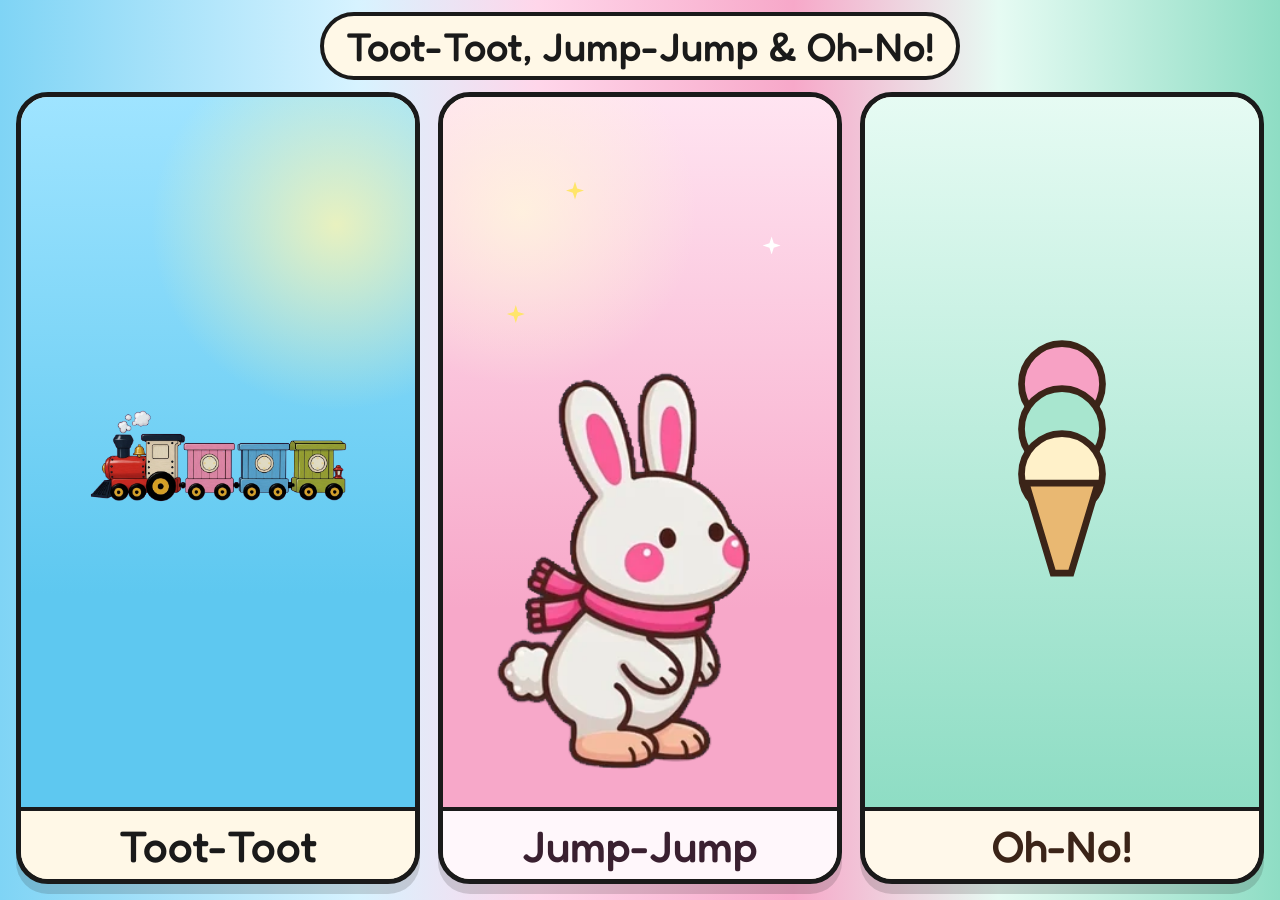
<file: index.html>
<!doctype html>
<html lang="en">
  <head>
    <meta charset="utf-8" />
    <meta http-equiv="refresh" content="0; url=./yuzubomath/" />
    <link rel="canonical" href="https://yuzubopaw.github.io/yuzubomath/" />
    <title>Toot-Toot, Jump-Jump &amp; Oh-No!</title>
    <script>location.replace("./yuzubomath/");</script>
  </head>
  <body>
    <p><a href="./yuzubomath/">Toot-Toot, Jump-Jump &amp; Oh-No!</a></p>
  </body>
</html>
</file>
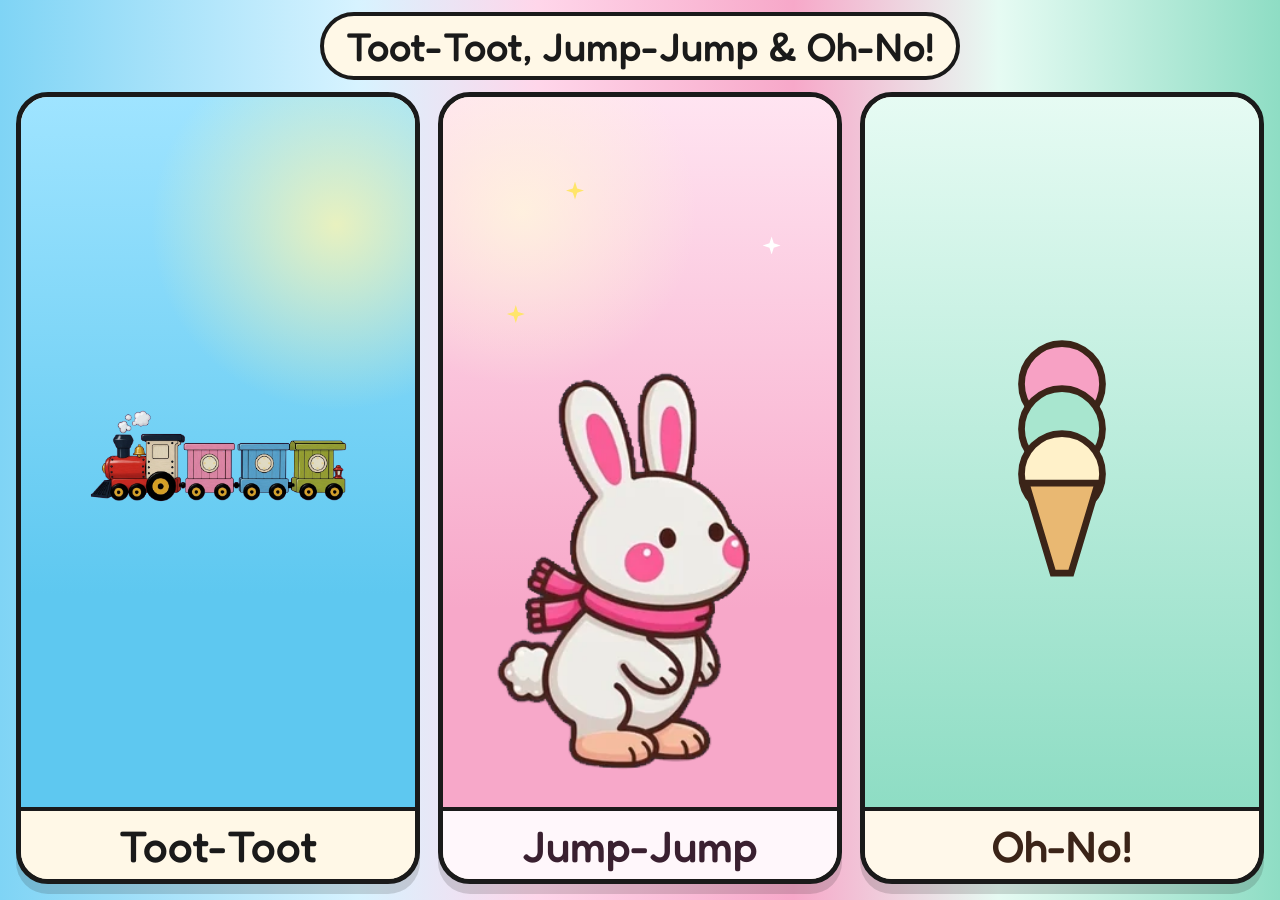
<file: toot-toot-and-jump-jump/index.html>
<!doctype html>
<html lang="en">
  <head>
    <meta charset="utf-8" />
    <meta http-equiv="refresh" content="0; url=/yuzubomath/" />
    <link rel="canonical" href="https://yuzubopaw.github.io/yuzubomath/" />
    <title>Toot-Toot, Jump-Jump &amp; Oh-No!</title>
    <script>location.replace("/yuzubomath/");</script>
  </head>
  <body>
    <p><a href="/yuzubomath/">Toot-Toot, Jump-Jump &amp; Oh-No!</a></p>
  </body>
</html>
</file>
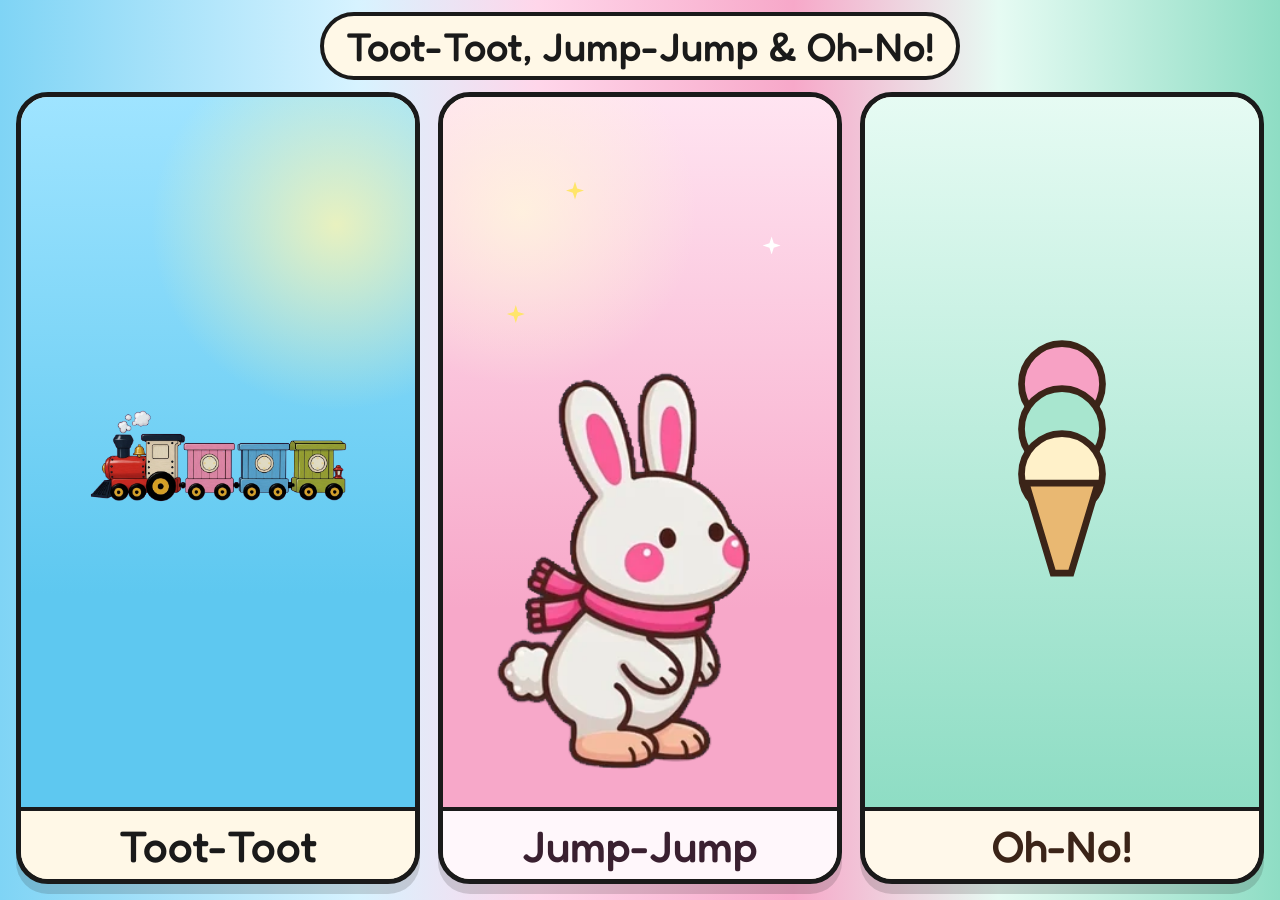
<file: yuzubomath/index.html>
<!doctype html>
<html lang="en">
  <head>
    <meta charset="UTF-8" />
    <meta
      http-equiv="Content-Security-Policy"
      content="default-src 'self'; script-src 'self'; style-src 'self'; img-src 'self' data:; font-src 'self'; connect-src 'self'; media-src 'self'; object-src 'none'; base-uri 'self'; form-action 'none'"
    />
    <meta name="viewport" content="width=device-width, initial-scale=1, viewport-fit=cover" />
    <meta name="theme-color" content="#F7A8C9" />
    <title>Toot-Toot, Jump-Jump &amp; Oh-No!</title>
    <link rel="icon" href="./favicon.svg" type="image/svg+xml" />
    <link rel="stylesheet" href="./gate.css" />
  </head>
  <body>
    <h1 class="gate-title">Toot-Toot, Jump-Jump &amp; Oh-No!</h1>
    <main class="gate">
      <a class="gate-card gate-ttt" href="./ttt/" aria-label="Toot-Toot Twenty">
        <span class="gate-art">
          <img src="./ttt/images/sprites/train.webp" alt="" />
        </span>
        <span class="gate-name">Toot-Toot</span>
      </a>
      <a class="gate-card gate-jjb" href="./jjb/" aria-label="Jump-Jump Bunny">
        <span class="gate-art" aria-hidden="true">
          <span class="bunny-stage">
            <span class="spark spark-a"></span>
            <span class="spark spark-b"></span>
            <span class="spark spark-c"></span>
            <span class="bunny-hop"></span>
          </span>
        </span>
        <span class="gate-name">Jump-Jump</span>
      </a>
      <a class="gate-card gate-oic" href="./oic/" aria-label="Oh-No Ice Cream">
        <span class="gate-art" aria-hidden="true">
          <svg class="cone-stack" viewBox="0 0 80 120">
            <circle class="scoop scoop-top" cx="40" cy="28" r="18" fill="#F7A1C4" stroke="#3B2418" stroke-width="3"/>
            <circle class="scoop" cx="40" cy="48" r="18" fill="#A8E6CF" stroke="#3B2418" stroke-width="3"/>
            <circle class="scoop" cx="40" cy="68" r="18" fill="#FFF1C9" stroke="#3B2418" stroke-width="3"/>
            <path d="M24 72 H56 L44 112 H36 Z" fill="#E9B872" stroke="#3B2418" stroke-width="3"/>
          </svg>
        </span>
        <span class="gate-name">Oh-No!</span>
      </a>
    </main>
  </body>
</html>
</file>
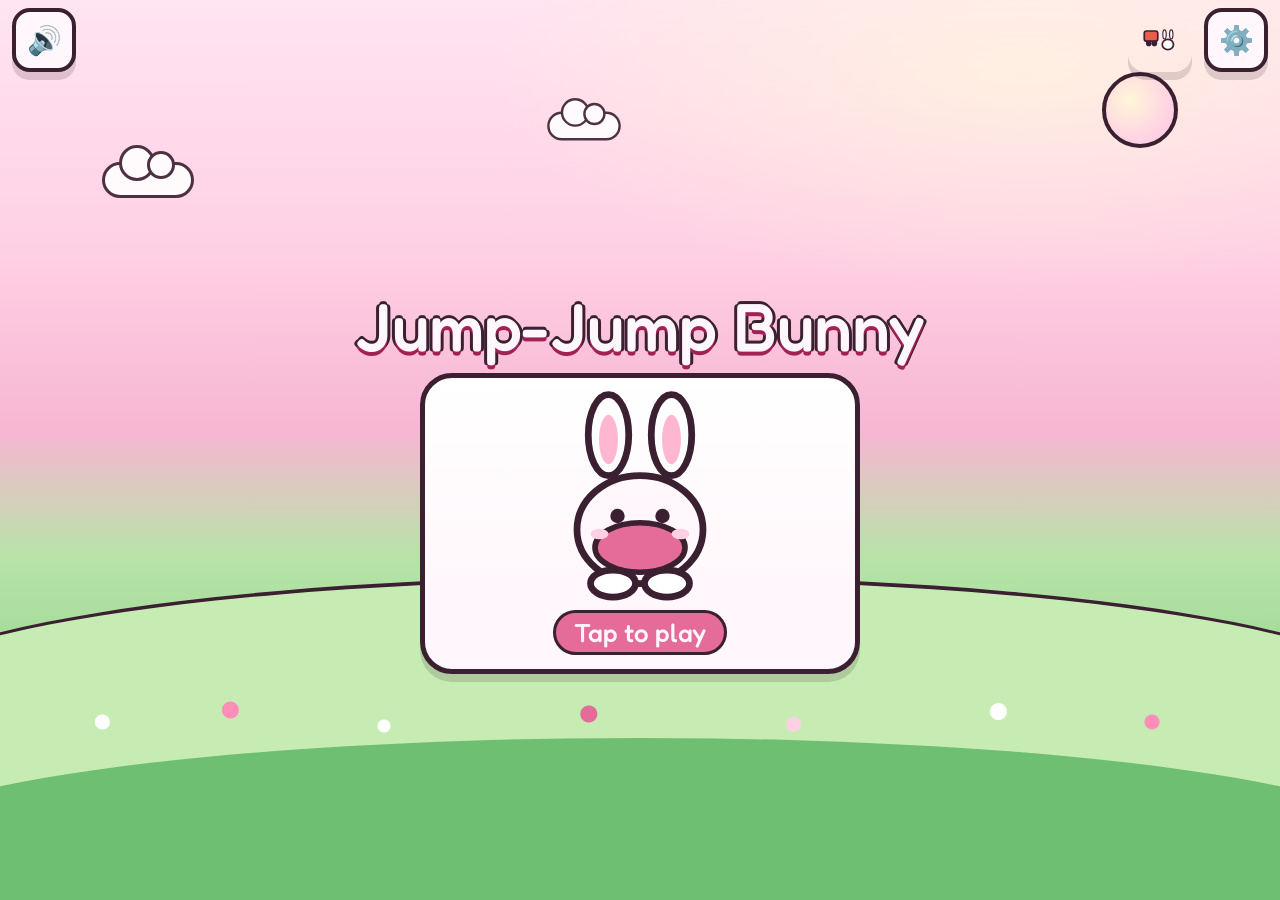
<file: toot-toot-and-jump-jump/jjb/index.html>
<!doctype html>
<html lang="en">
  <head>
    <meta charset="UTF-8" />
    <meta
      name="viewport"
      content="width=device-width, initial-scale=1, viewport-fit=cover"
    />
    <meta name="format-detection" content="telephone=no" />
    <meta name="theme-color" content="#F7A8C9" />
    <title>Jump-Jump Bunny</title>
    <link rel="icon" href="./favicon.svg" type="image/svg+xml" />
    <script type="module" crossorigin src="./assets/index-Bb7Ne-8B.js"></script>
    <link rel="stylesheet" crossorigin href="./assets/index-CqTZ2BlS.css">
  </head>
  <body>
    <div id="app"></div>
  </body>
</html>
</file>
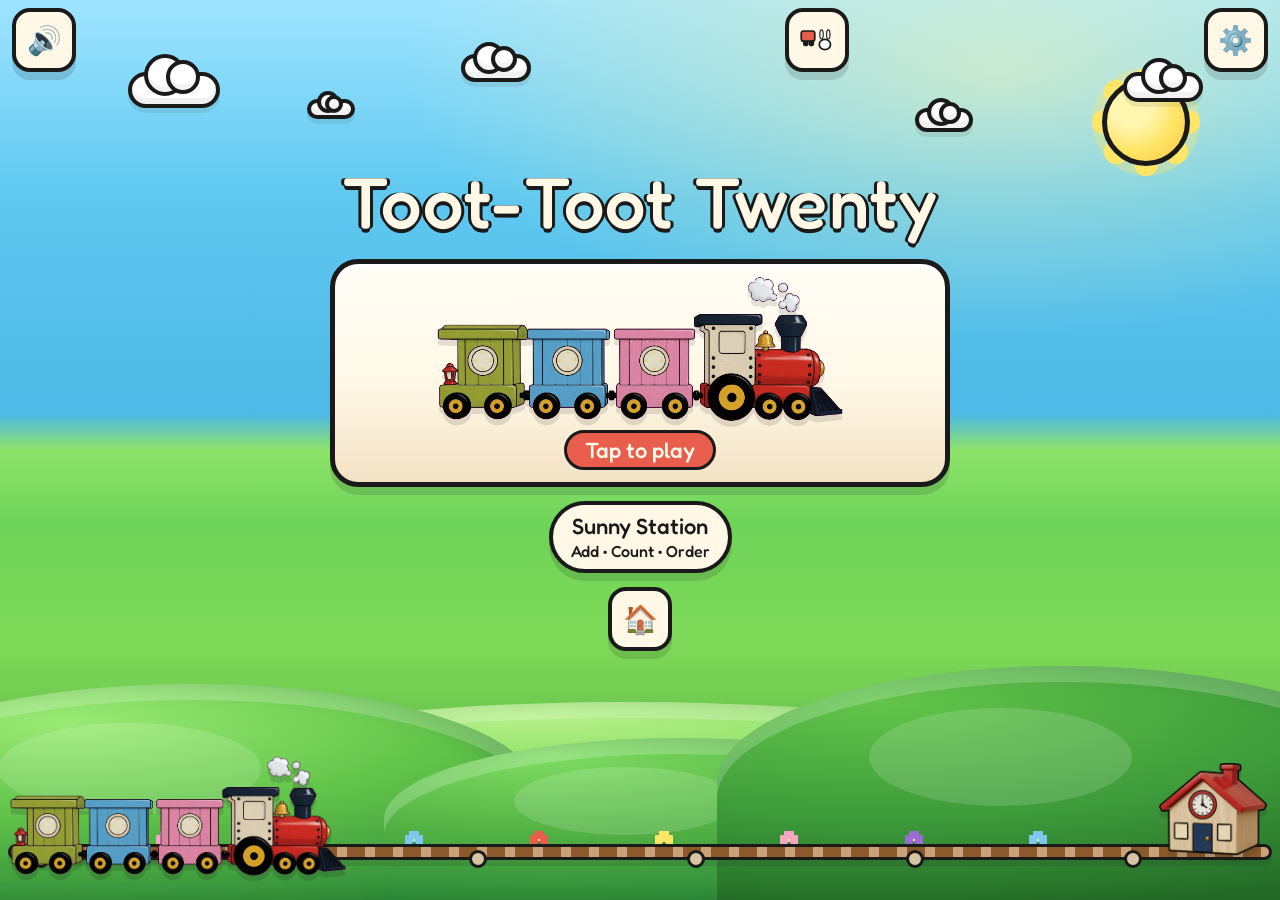
<file: toot-toot-and-jump-jump/ttt/index.html>
<!doctype html>
<html lang="en">
  <head>
    <meta charset="UTF-8" />
    <meta
      name="viewport"
      content="width=device-width, initial-scale=1, viewport-fit=cover"
    />
    <meta name="format-detection" content="telephone=no" />
    <meta name="theme-color" content="#5EC8F0" />
    <title>Toot-Toot Twenty</title>
    <link rel="icon" href="./favicon.svg" type="image/svg+xml" />
    <script type="module" crossorigin src="./assets/index-hw7iDsKU.js"></script>
    <link rel="stylesheet" crossorigin href="./assets/index-uHtYZlaz.css">
  </head>
  <body>
    <div id="app"></div>
  </body>
</html>
</file>
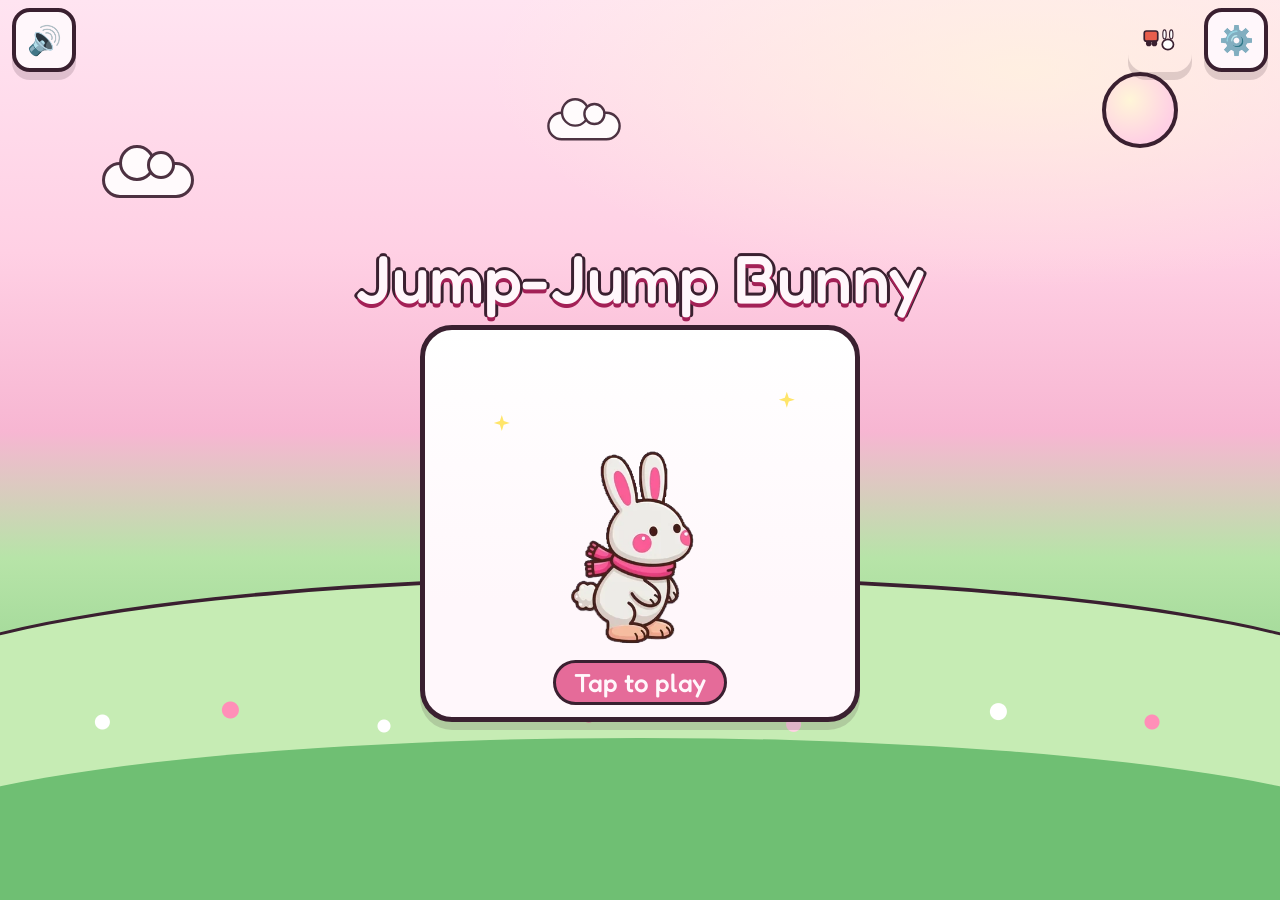
<file: yuzubomath/jjb/index.html>
<!doctype html>
<html lang="en">
  <head>
    <meta charset="UTF-8" />
    <meta
      name="viewport"
      content="width=device-width, initial-scale=1, viewport-fit=cover"
    />
    <meta name="format-detection" content="telephone=no" />
    <meta name="theme-color" content="#F7A8C9" />
    <title>Jump-Jump Bunny</title>
    <link rel="icon" href="./favicon.svg" type="image/svg+xml" />
    <script type="module" crossorigin src="./assets/index-BEIIzlio.js"></script>
    <link rel="stylesheet" crossorigin href="./assets/index-BLwWtq4s.css">
  </head>
  <body>
    <div id="app"></div>
  </body>
</html>
</file>
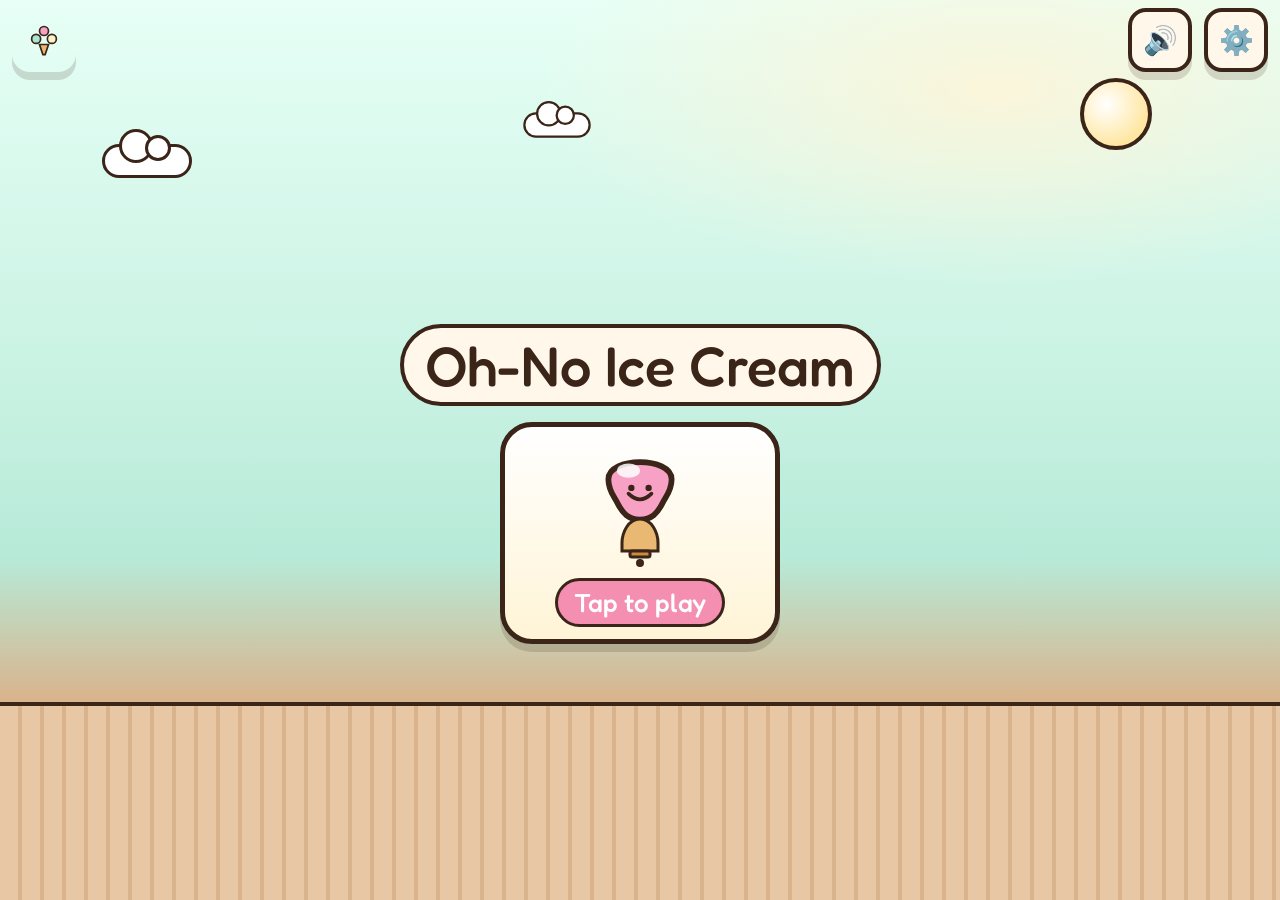
<file: yuzubomath/oic/index.html>
<!doctype html>
<html lang="en">
  <head>
    <meta charset="UTF-8" />
    <meta
      name="viewport"
      content="width=device-width, initial-scale=1, viewport-fit=cover"
    />
    <meta name="format-detection" content="telephone=no" />
    <meta name="theme-color" content="#8EDDC4" />
    <title>Oh-No Ice Cream</title>
    <link rel="icon" href="./favicon.svg" type="image/svg+xml" />
    <script type="module" crossorigin src="./assets/index-eHBntXoq.js"></script>
    <link rel="stylesheet" crossorigin href="./assets/index-DUN-YPcb.css">
  </head>
  <body>
    <div id="app"></div>
  </body>
</html>
</file>
<file: yuzubomath/gate.css>
@font-face {
  font-family: Fredoka;
  src: url("./ttt/fonts/fredoka.woff2") format("woff2");
  font-weight: 400 600;
  font-display: swap;
}

*,
*::before,
*::after {
  box-sizing: border-box;
}

html,
body {
  margin: 0;
  height: 100%;
  overflow: hidden;
  touch-action: manipulation;
  -webkit-user-select: none;
  user-select: none;
  font-family: Fredoka, ui-rounded, "Trebuchet MS", sans-serif;
  color: #1a1a1a;
  background: linear-gradient(
    90deg,
    #7fd4f5 0%,
    #d7f3ff 28%,
    #ffd6ea 42%,
    #f7a8c9 62%,
    #e6fbf3 78%,
    #8eddc4 100%
  );
}

body {
  display: flex;
  flex-direction: column;
  height: 100dvh;
}

.gate-title {
  flex: 0 0 auto;
  align-self: center;
  margin: calc(12px + env(safe-area-inset-top)) 16px 0;
  padding: 8px 22px;
  border: 4px solid #1a1a1a;
  border-radius: 999px;
  background: #fff8e7;
  font-size: clamp(26px, 3.2vw, 40px);
  font-weight: 600;
  line-height: 1.1;
  text-align: center;
}

.gate {
  flex: 1 1 auto;
  min-height: 0;
  display: flex;
  gap: 18px;
  padding:
    12px
    calc(16px + env(safe-area-inset-right))
    calc(16px + env(safe-area-inset-bottom))
    calc(16px + env(safe-area-inset-left));
}

.gate-card {
  flex: 1 1 0;
  min-width: 0;
  min-height: 180px;
  display: flex;
  flex-direction: column;
  text-decoration: none;
  color: #1a1a1a;
  background: #fff8e7;
  border: 5px solid #1a1a1a;
  border-radius: 32px;
  box-shadow: 0 10px 0 rgba(26, 26, 26, 0.16);
  overflow: hidden;
}

.gate-card:focus-visible {
  outline: 4px solid #1a1a1a;
  outline-offset: 4px;
}

.gate-card:active {
  transform: translateY(6px);
  box-shadow: 0 4px 0 rgba(26, 26, 26, 0.16);
}

.gate-art {
  flex: 1 1 auto;
  min-height: 0;
  display: grid;
  place-items: center;
  padding: 16px 12px 8px;
}

.gate-ttt .gate-art {
  background:
    radial-gradient(circle at 80% 18%, rgba(255, 246, 176, 0.8), transparent 28%),
    linear-gradient(180deg, #9fe4ff, #5ec8f0 70%);
}

.gate-jjb .gate-art {
  background:
    radial-gradient(circle at 20% 16%, rgba(255, 246, 220, 0.8), transparent 26%),
    linear-gradient(180deg, #ffe4f1, #f7a8c9 72%);
}

.gate-art img {
  width: min(280px, 70%);
  height: auto;
  max-height: 46vh;
}

.bunny-stage {
  position: relative;
  width: 100%;
  height: 100%;
  display: flex;
  align-items: flex-end;
  justify-content: center;
  --jump-time: 1.15s;
}

.bunny-hop {
  display: block;
  height: 96%;
  width: auto;
  max-width: 100%;
  aspect-ratio: 280 / 546;
  background: url("./bunny-hop.webp") 0 0 / 900% 100% no-repeat;
  pointer-events: none;
  animation: bunny-hop var(--jump-time) linear infinite;
}

.spark {
  position: absolute;
  width: 18px;
  height: 18px;
  background: #ffe56a;
  clip-path: polygon(50% 0, 62% 38%, 100% 50%, 62% 62%, 50% 100%, 38% 62%, 0 50%, 38% 38%);
  animation: spark-pop 1.15s ease-in-out infinite;
  pointer-events: none;
}

.spark-a { left: 14%; top: 28%; }
.spark-b { right: 12%; top: 18%; animation-delay: 0.08s; background: #fff; }
.spark-c { left: 30%; top: 10%; animation-delay: 0.16s; }

.gate-name {
  flex: 0 0 auto;
  min-height: 72px;
  display: grid;
  place-items: center;
  font-size: clamp(28px, 4vw, 44px);
  background: #fff8e7;
  border-top: 4px solid #1a1a1a;
}

.gate-jjb .gate-name {
  background: #fff7fb;
  color: #3a2030;
}

.gate-oic .gate-art {
  background: linear-gradient(180deg, #e6fbf3, #8eddc4);
}

.gate-oic .gate-name {
  background: #fff8ea;
  color: #3b2418;
}

.cone-stack {
  width: min(180px, 70%);
  height: auto;
  max-height: 46vh;
}

.scoop-top {
  transform-origin: 40px 28px;
  animation: scoop-wobble 3s ease-in-out infinite;
}

@keyframes scoop-wobble {
  0%, 70%, 100% { transform: rotate(0deg); }
  80% { transform: rotate(-6deg); }
  90% { transform: rotate(6deg); }
}

/* Nine cells across bunny-hop.webp. Position percents are i/8, which lands
   each cell when background-size is 900% of the box. */
@keyframes bunny-hop {
  0%, 11.11% { background-position: 0% 0; }
  11.12%, 22.22% { background-position: 12.5% 0; }
  22.23%, 33.33% { background-position: 25% 0; }
  33.34%, 44.44% { background-position: 37.5% 0; }
  44.45%, 55.55% { background-position: 50% 0; }
  55.56%, 66.66% { background-position: 62.5% 0; }
  66.67%, 77.77% { background-position: 75% 0; }
  77.78%, 88.88% { background-position: 87.5% 0; }
  88.89%, 100% { background-position: 100% 0; }
}

@keyframes spark-pop {
  0%, 28% { opacity: 0; transform: scale(0.3); }
  46% { opacity: 1; transform: scale(1); }
  74%, 100% { opacity: 0; transform: scale(0.45) translateY(12px); }
}

@media (max-width: 700px), (orientation: portrait) {
  html,
  body {
    background: linear-gradient(180deg, #7fd4f5 0%, #d7f3ff 32%, #ffd6ea 52%, #f7a8c9 68%, #e6fbf3 84%, #8eddc4 100%);
  }

  .gate-title {
    max-width: calc(100% - 32px);
    font-size: clamp(22px, 6vw, 32px);
  }

  .gate {
    flex-direction: column;
  }

  .gate-art img {
    max-height: 22vh;
  }

  .bunny-hop {
    height: 92%;
  }
}

@media (prefers-reduced-motion: reduce) {
  .bunny-hop,
  .spark,
  .scoop-top {
    animation: none;
  }
}
</file>
<file: toot-toot-and-jump-jump/jjb/assets/index-CqTZ2BlS.css>
:root{--color-sky: #ffd0e4;--color-sky-deep: #f7a8c9;--color-blush: #fff0f6;--color-rose: #e56b99;--color-berry: #a32056;--color-cream: #fff7fb;--color-ink: #3a2030;--color-grass: #b7e4a8;--color-grass-deep: #6fbf73;--color-pad: #ff8fb8;--color-success: #2f9e6b;--color-retry: #e6a23a;--shadow-soft: 0 8px 0 rgba(58, 32, 48, .16);--radius-lg: 28px;--radius-md: 18px;--font: Fredoka, ui-rounded, "Nunito", "Trebuchet MS", sans-serif;--hit-answer: 96px;--hit-chrome: 64px;--gap-answers: 12px;--outline: 4px solid var(--color-ink)}@font-face{font-family:Fredoka;src:url(./fredoka-B0JifZgm.woff2) format("woff2");font-weight:400 600;font-display:swap}*,*:before,*:after{box-sizing:border-box}html,body,#app{margin:0;height:100%;overflow:hidden;overscroll-behavior:none;-webkit-user-select:none;user-select:none;-webkit-touch-callout:none;touch-action:manipulation;background:var(--color-sky-deep);font-family:var(--font);color:var(--color-ink)}button,a.chrome-btn{font-family:inherit;color:inherit;cursor:pointer;border:none;background:none;-webkit-tap-highlight-color:transparent;text-decoration:none}button:focus-visible,a.chrome-btn:focus-visible{outline:3px solid var(--color-berry);outline-offset:3px}.shell{position:fixed;top:var(--app-top, 0px);left:var(--app-left, 0px);width:var(--app-width, 100%);height:var(--app-height, 100dvh);padding-top:env(safe-area-inset-top);padding-right:env(safe-area-inset-right);padding-bottom:env(safe-area-inset-bottom);padding-left:env(safe-area-inset-left);overflow:hidden}.caption{position:absolute;left:50%;top:84px;transform:translate(-50%);min-width:96px;min-height:96px;padding:8px 22px;border-radius:28px;background:var(--color-cream);box-shadow:var(--shadow-soft);border:5px solid var(--color-ink);font-size:72px;font-weight:600;line-height:1;text-align:center;pointer-events:none;z-index:40;opacity:0;color:var(--color-berry)}.caption.is-on{opacity:1}.reduce-motion *,.reduce-motion *:before,.reduce-motion *:after{animation-duration:.01ms!important;animation-iteration-count:1!important;transition-duration:.01ms!important}.screen-root{position:relative;width:100%;height:100%}.screen{position:relative;height:100%;display:flex;flex-direction:column;min-height:0;overflow:hidden}.scenery{position:absolute;top:0;right:0;bottom:0;left:0;z-index:0;pointer-events:none;overflow:hidden}.sky{position:absolute;top:0;right:0;bottom:0;left:0;background:radial-gradient(ellipse 70% 40% at 80% 8%,rgba(255,246,220,.7),transparent 60%),linear-gradient(180deg,#ffe4f1 0%,var(--color-sky) 28%,#f7b6d2 48%,var(--color-grass) 62%,var(--color-grass-deep) 100%)}.sun{position:absolute;top:72px;right:8%;width:76px;height:76px;border-radius:50%;background:radial-gradient(circle at 35% 35%,#fff6d8,#ffd0e4 70%);border:4px solid var(--color-ink)}.cloud{position:absolute;height:36px;width:92px;background:#fff;border:3px solid var(--color-ink);border-radius:40px;opacity:.9}.cloud:before,.cloud:after{content:"";position:absolute;background:#fff;border:3px solid var(--color-ink);border-radius:50%}.cloud:before{width:36px;height:36px;left:14px;top:-20px}.cloud:after{width:28px;height:28px;left:42px;top:-14px}.cloud-a{top:18%;left:8%}.cloud-b{top:12%;left:42%;transform:scale(.8)}.hill{position:absolute;left:-10%;right:-10%;height:28%;border-radius:50% 50% 0 0}.hill-back{bottom:8%;background:#c6ecb4;border:4px solid var(--color-ink)}.hill-front{bottom:-6%;height:24%;background:var(--color-grass-deep)}.blossoms{position:absolute;left:0;right:0;bottom:18%;height:40px;background:radial-gradient(circle at 8% 60%,#fff 0 7px,transparent 8px),radial-gradient(circle at 18% 30%,#ff8fb8 0 8px,transparent 9px),radial-gradient(circle at 30% 70%,#fff 0 6px,transparent 7px),radial-gradient(circle at 46% 40%,#e56b99 0 8px,transparent 9px),radial-gradient(circle at 62% 66%,#ffd0e4 0 7px,transparent 8px),radial-gradient(circle at 78% 34%,#fff 0 8px,transparent 9px),radial-gradient(circle at 90% 60%,#ff8fb8 0 7px,transparent 8px)}.screen>:not(.scenery){position:relative;z-index:2}.chrome{z-index:20;display:flex;align-items:center;justify-content:space-between;gap:12px;min-height:var(--hit-chrome);padding:8px 12px;flex:0 0 auto}.chrome .hint-line{flex:1 1 auto;min-width:0;text-align:center}[data-layout=stacked] .chrome .hint-line{display:none}.chrome-end{display:flex;align-items:center;gap:12px}.chrome-btn{width:var(--hit-chrome);height:var(--hit-chrome);min-width:var(--hit-chrome);min-height:var(--hit-chrome);flex:0 0 auto;border-radius:18px;background:var(--color-cream);box-shadow:var(--shadow-soft);font-size:28px;display:grid;place-items:center;border:var(--outline)}.chrome-btn svg{width:36px;height:36px;display:block;pointer-events:none}.chrome-btn:active{transform:translateY(3px);box-shadow:0 4px #3a203024}.tickets{display:flex;gap:8px;align-items:center;justify-content:center;min-height:28px}.ticket{width:16px;height:16px;border-radius:50%;border:3px solid var(--color-ink);background:var(--color-cream)}.ticket.is-on{background:var(--color-rose)}.stage{flex:1 1 auto;min-height:0;display:flex;flex-direction:column;align-items:center;justify-content:center;gap:8px;padding:0 12px}.answer-bar{flex:0 0 auto;display:flex;flex-wrap:wrap;justify-content:center;align-items:center;gap:var(--gap-answers);padding:8px 12px 14px;min-height:112px}.is-locked .stage button,.is-locked .answer-bar button{pointer-events:none}.overlay{position:absolute;top:0;right:0;bottom:0;left:0;z-index:40;background:#3a203047;display:grid;place-items:center;padding:16px}.card{width:min(560px,100%);background:var(--color-cream);border:5px solid var(--color-ink);border-radius:28px;box-shadow:var(--shadow-soft);display:flex;gap:16px;justify-content:center;padding:22px}.unsupported-card{margin:auto;width:min(420px,92%);background:var(--color-cream);border:5px solid var(--color-ink);border-radius:28px;padding:24px;text-align:center;font-size:28px}.title-main,.parade-main{flex:1;display:flex;flex-direction:column;align-items:center;justify-content:center;gap:14px;min-height:0;padding:8px 16px 20px}.wordmark{margin:0;text-align:center;font-size:clamp(36px,6vw,68px);line-height:.95;color:var(--color-cream);text-shadow:0 4px 0 var(--color-berry),3px 0 0 var(--color-ink),-3px 0 0 var(--color-ink),0 -3px 0 var(--color-ink)}.play-bunny{width:min(440px,86vw);min-height:168px;border-radius:32px;border:5px solid var(--color-ink);background:linear-gradient(180deg,#fff 0%,var(--color-cream) 70%);box-shadow:var(--shadow-soft);display:flex;flex-direction:column;align-items:center;justify-content:flex-end;padding:12px 12px 14px;gap:4px}.play-bunny .hero-bunny{width:min(180px,40vw);animation:hero-hop 1.1s ease-in-out infinite}.play-label{background:var(--color-rose);color:var(--color-cream);border:3px solid var(--color-ink);border-radius:999px;padding:4px 18px;font-size:26px}.play-bunny:active{transform:translateY(4px)}@keyframes hero-hop{0%,to{transform:translateY(0)}45%{transform:translateY(-18px) rotate(-4deg)}}.map-grid{flex:1;min-height:0;display:grid;gap:14px;padding:14px 16px 18px;grid-template-columns:repeat(3,minmax(0,1fr))}.map-card{min-height:140px;border-radius:28px;border:4px solid var(--color-ink);background:var(--color-cream);box-shadow:var(--shadow-soft);display:flex;flex-direction:column;align-items:center;justify-content:center;gap:8px;padding:10px;font-size:26px}.map-card .mini-row,.map-card .stone-row{display:flex;gap:4px;align-items:flex-end;justify-content:center}.map-card .mini-row .bunny-svg{width:54px;height:auto}.map-card .stone-pip{width:36px;height:36px;border-radius:12px;border:3px solid var(--color-ink);background:#fff;display:grid;place-items:center;font-size:18px}.map-card .stone-pip.is-empty{background:transparent;border-style:dashed;animation:pad-next 1s ease-in-out infinite}.map-card.is-recommended{outline:6px solid #fff;outline-offset:3px}.map-card:active{transform:translateY(3px)}.target-num{min-width:112px;min-height:112px;padding:0 18px;border-radius:28px;background:var(--color-cream);border:5px solid var(--color-ink);box-shadow:var(--shadow-soft);display:grid;place-items:center;font-size:clamp(64px,10vw,104px);font-weight:600;color:var(--color-berry);line-height:1}.meadow,.stone-line{width:min(760px,100%);display:grid;grid-template-columns:repeat(5,minmax(0,1fr));gap:6px;align-content:center;justify-items:center}.pad,.stone{width:100%;max-width:120px;aspect-ratio:1;position:relative;display:grid;place-items:center}.lily{position:absolute;bottom:6%;width:78%;height:24%;border-radius:50%;background:#ffb7d1;border:3px solid var(--color-ink)}.pad.is-empty .lily{background:transparent;border-style:dashed}.bunny{width:78%;height:auto;padding:0;background:none;border:none;position:relative;z-index:1}.bunny-svg{width:100%;height:auto;display:block;pointer-events:none}.pad.is-up .bunny{animation:hop-pop .42s ease;transform:translateY(-34%)}.pad.is-up .lily{background:#ff5fa0}.hop-num{position:absolute;top:0;right:6%;z-index:3;min-width:28px;height:28px;padding:0 4px;border-radius:999px;background:#fff;border:3px solid var(--color-ink);color:var(--color-berry);font-size:18px;line-height:22px;text-align:center}.pad.is-next .lily{animation:pad-next .9s ease-in-out infinite}@keyframes hop-pop{0%{transform:translateY(8%)}45%{transform:translateY(-42%) rotate(-8deg)}to{transform:translateY(-34%)}}@keyframes pad-next{0%,to{transform:scale(1)}50%{transform:scale(1.08)}}.stone{border-radius:18px;border:3px solid var(--color-ink);background:var(--color-cream)}.stone.is-empty{background:transparent;border-style:dashed;border-color:var(--color-berry)}.stone.is-saying{outline:5px solid var(--color-rose);outline-offset:2px}.stone-num{position:absolute;left:50%;bottom:4px;transform:translate(-50%);min-width:28px;padding:0 6px;border-radius:999px;background:var(--color-cream);border:2px solid var(--color-ink);font-size:clamp(16px,2.4vw,24px);line-height:1.2;z-index:2}.stone .bunny-svg{width:70%;margin-top:-8px}.hop-btn,.done-btn,.choice,.big-action{min-width:96px;min-height:var(--hit-answer);border-radius:24px;border:4px solid var(--color-ink);background:var(--color-cream);box-shadow:var(--shadow-soft);font-size:48px;font-weight:600;padding:0 16px;color:var(--color-ink)}.hop-btn,.done-btn{font-size:28px;background:var(--color-rose);color:var(--color-cream);min-width:140px}.done-btn{background:var(--color-success)}.hop-btn.is-waiting{animation:pad-next 1s ease-in-out infinite}.choice.is-dim,.hop-btn.is-dim,.done-btn.is-dim{opacity:.4}.choice.is-reveal{box-shadow:0 0 0 6px #fff,var(--shadow-soft);background:#fff;color:var(--color-berry)}.choice.is-yes,.done-btn.is-yes{background:var(--color-success);color:#fff}.is-wiggle{animation:wiggle .35s linear}@keyframes wiggle{0%,to{transform:translate(0)}25%{transform:translate(-6px)}75%{transform:translate(6px)}}.picks{display:flex;gap:var(--gap-answers);justify-content:center;flex:1 1 280px}.picks .choice{flex:1 1 0;max-width:160px}.confirm-stay,.confirm-leave,.parade-again,.parade-map{min-width:140px;min-height:120px;border-radius:24px;border:4px solid var(--color-ink);background:#fff;box-shadow:var(--shadow-soft);font-size:22px;display:flex;flex-direction:column;align-items:center;justify-content:center;gap:6px;padding:8px}.confirm-stay .bunny-svg,.parade-again .bunny-svg{width:72px}.parade-track{width:min(920px,100%);height:180px;position:relative;overflow:hidden}.parade-bunny{position:absolute;bottom:18px;width:90px;animation:parade 3.4s linear infinite}.parade-bunny:nth-child(2){animation-delay:.4s;width:76px}.parade-bunny:nth-child(3){animation-delay:.9s}.parade-bunny:nth-child(4){animation-delay:1.3s;width:70px}.parade-bunny:nth-child(5){animation-delay:1.8s}@keyframes parade{0%{left:-20%;transform:translateY(0)}40%{transform:translateY(-28px)}to{left:110%;transform:translateY(0)}}.sparkle-note{font-size:40px}.settings-list{flex:1;display:flex;flex-direction:column;align-items:center;justify-content:center;gap:16px;padding:12px}.settings-row{display:flex;gap:12px;flex-wrap:wrap;justify-content:center}.settings-list .choice{font-size:22px;min-width:120px}.hold-flower{width:140px;height:140px;border-radius:50%;border:5px solid var(--color-ink);background:radial-gradient(circle at 50% 50%,#fff 0,#fff 18%,#ff8fb8 19%,#ff8fb8 46%,#e56b99 47%,#e56b99);box-shadow:var(--shadow-soft);position:relative}.hold-flower.is-holding:after{content:"";position:absolute;top:-8px;right:-8px;bottom:-8px;left:-8px;border-radius:50%;border:6px solid var(--color-berry);border-color:var(--color-berry) transparent transparent transparent;animation:spin 3s linear forwards}@keyframes spin{to{transform:rotate(360deg)}}.hint-line{background:var(--color-cream);border:3px solid var(--color-ink);border-radius:999px;padding:6px 14px;font-size:22px;box-shadow:var(--shadow-soft)}[data-layout=stacked] .answer-bar:has(.picks){flex-direction:column;align-items:stretch}[data-layout=stacked] .answer-bar:has(.picks) .hop-btn,[data-layout=stacked] .answer-bar:has(.picks) .picks{width:100%;flex:0 0 auto}[data-layout=stacked] .map-grid{grid-template-columns:1fr;grid-auto-rows:minmax(112px,1fr);min-height:0;overflow-y:auto}[data-layout=stacked] .map-card{flex-direction:row;justify-content:flex-start;padding-left:22px;gap:18px}[data-layout=wide] .stage.is-count{display:grid;grid-template-columns:auto minmax(0,1fr);align-items:center;justify-items:center}[data-layout=wide] .answer-bar{padding-bottom:18px}[data-layout=unsupported] .map-grid,[data-layout=unsupported] .stage,[data-layout=unsupported] .answer-bar{display:none}
</file>
<file: toot-toot-and-jump-jump/ttt/assets/index-uHtYZlaz.css>
:root{--color-sky: #5ec8f0;--color-sky-deep: #3eb4e8;--color-grass: #7ed957;--color-grass-deep: #4caf50;--color-hill: #62c44a;--color-hill-deep: #3d9a3a;--color-track: #8b5a2b;--color-engine-red: #e85d4c;--color-engine-yellow: #f5c542;--color-engine-blue: #4a90d9;--color-pink: #f4a6c3;--color-cream: #fff8e7;--color-ink: #1a1a1a;--color-success: #2e8b57;--color-retry: #e6a817;--color-lock: #6b6b6b;--color-cloud: #ffffff;--shadow-soft: 0 8px 0 rgba(26, 26, 26, .14);--radius-lg: 28px;--radius-md: 18px;--font: Fredoka, ui-rounded, "Nunito", "Trebuchet MS", sans-serif;--hit-answer: 104px;--hit-chrome: 64px;--gap-answers: 14px;--outline: 4px solid var(--color-ink)}@font-face{font-family:Fredoka;src:url(./fredoka-B0JifZgm.woff2) format("woff2");font-weight:400 600;font-display:swap}*,*:before,*:after{box-sizing:border-box}html,body,#app{margin:0;height:100%;overflow:hidden;overscroll-behavior:none;-webkit-user-select:none;user-select:none;-webkit-touch-callout:none;touch-action:manipulation;background:var(--color-sky-deep);font-family:var(--font);color:var(--color-ink)}button{font-family:inherit;color:inherit;cursor:pointer;border:none;background:none;-webkit-tap-highlight-color:transparent}button:focus-visible{outline:3px solid var(--color-engine-blue);outline-offset:3px}.shell{position:fixed;top:var(--app-top, 0px);left:var(--app-left, 0px);width:var(--app-width, 100%);right:auto;height:var(--app-height, 100dvh);padding-top:env(safe-area-inset-top);padding-right:env(safe-area-inset-right);padding-bottom:env(safe-area-inset-bottom);padding-left:env(safe-area-inset-left);overflow:hidden}.caption{position:absolute;left:50%;top:16%;transform:translate(-50%);min-width:104px;min-height:104px;padding:10px 24px;border-radius:28px;background:var(--color-cream);box-shadow:var(--shadow-soft);border:5px solid var(--color-ink);font-size:72px;font-weight:600;line-height:1;text-align:center;pointer-events:none;z-index:40;opacity:0;transition:opacity 80ms linear}.caption.is-on{opacity:1}.reduce-motion *,.reduce-motion *:before,.reduce-motion *:after{animation-duration:.01ms!important;animation-iteration-count:1!important;transition-duration:.01ms!important}.scenery{position:absolute;top:0;right:0;bottom:0;left:0;z-index:0;pointer-events:none;isolation:isolate;overflow:hidden}.sky,.sun,.hill,.cloud,.track,.flower-row{pointer-events:none}.sky{position:absolute;top:0;right:0;bottom:0;left:0;background:radial-gradient(ellipse 80% 50% at 78% 8%,#fff6b08c,#fff6b000 58%),linear-gradient(180deg,#9fe4ff 0%,var(--color-sky) 22%,#4eb8e6 46%,#8ee36a 50%,#6fd45a 58%,var(--color-grass) 72%,#3d9a3a 100%)}.sun{position:absolute;top:78px;right:7%;width:88px;height:88px;border-radius:50%;background:radial-gradient(circle at 32% 30%,#fff6b0 0,#fff6b0 26%,#ffe566 58%,#f5c542);border:5px solid var(--color-ink);box-shadow:0 0 0 10px #ffe56652,0 -42px 0 -32px #ffe566,42px 0 0 -32px #ffe566,0 42px 0 -32px #ffe566,-42px 0 0 -32px #ffe566,30px -30px 0 -32px #ffe566,30px 30px 0 -32px #ffe566,-30px 30px 0 -32px #ffe566,-30px -30px 0 -32px #ffe566;animation:sun-glow 4.2s ease-in-out infinite}@keyframes sun-glow{0%,to{box-shadow:0 0 0 10px #ffe56652,0 -42px 0 -32px #ffe566,42px 0 0 -32px #ffe566,0 42px 0 -32px #ffe566,-42px 0 0 -32px #ffe566,30px -30px 0 -32px #ffe566,30px 30px 0 -32px #ffe566,-30px 30px 0 -32px #ffe566,-30px -30px 0 -32px #ffe566}50%{box-shadow:0 0 0 16px #ffe56680,0 -46px 0 -31px #ffe566,46px 0 0 -31px #ffe566,0 46px 0 -31px #ffe566,-46px 0 0 -31px #ffe566,33px -33px 0 -31px #ffe566,33px 33px 0 -31px #ffe566,-33px 33px 0 -31px #ffe566,-33px -33px 0 -31px #ffe566}}.hill{position:absolute;bottom:0;width:54%;height:22%;background:radial-gradient(120% 90% at 32% 18%,#9aea74 0%,var(--color-hill) 46%,#2f8a38 100%);border-radius:50% 50% 0 0;box-shadow:inset 0 16px #fff3,inset -28px 0 18px #1446182e,0 10px #1a1a1a1a}.hill-far{left:14%;width:70%;height:16%;bottom:6%;background:radial-gradient(120% 90% at 40% 10%,#b6f08a,#7ed957 55%,#4caf50)}.hill-left{left:-12%;height:24%}.hill-mid{left:30%;width:46%;height:18%;bottom:0;background:radial-gradient(120% 90% at 28% 12%,#7edc62,#54b344,#2e8b3a)}.hill-right{right:-10%;height:26%;background:radial-gradient(120% 90% at 24% 16%,#62c44a 0%,var(--color-hill-deep) 55%,#246b28 100%)}.hill-left:before,.hill-right:before,.hill-mid:before{content:"";position:absolute;width:38%;height:42%;left:22%;top:18%;background:#ffffff24;border-radius:50%}.track{position:absolute;left:0;right:0;bottom:12%;height:14px;background:repeating-linear-gradient(90deg,var(--color-track) 0 18px,#c9a27a 18px 28px);border-top:3px solid var(--color-ink);border-bottom:3px solid var(--color-ink)}.cloud{position:absolute;background:var(--color-cloud);border-radius:40px;border:4px solid var(--color-ink);box-shadow:inset 0 -6px #1a1a1a0f;filter:drop-shadow(0 5px 0 rgba(26,26,26,.08))}.cloud:before,.cloud:after{content:"";position:absolute;background:var(--color-cloud);border:4px solid var(--color-ink);border-radius:50%;box-shadow:inset 0 -5px #1a1a1a0d}.cloud-a{top:8%;left:10%;width:92px;height:36px;animation:cloud-drift 18s ease-in-out infinite}.cloud-a:before{width:42px;height:42px;left:12px;top:-22px}.cloud-a:after{width:34px;height:34px;right:16px;top:-16px}.cloud-b{top:6%;left:36%;width:70px;height:28px;animation:cloud-drift 22s ease-in-out infinite reverse}.cloud-b:before{width:32px;height:32px;left:8px;top:-16px}.cloud-b:after{width:26px;height:26px;right:10px;top:-12px}.cloud-c{top:8%;right:6%;left:auto;width:80px;height:30px;animation:cloud-drift 26s ease-in-out infinite}[data-layout=stacked] .sun{width:52px;height:52px;top:96px;right:16px;box-shadow:0 0 0 8px #ffe56659;animation:none}[data-layout=stacked] .hill-far,[data-layout=stacked] .cloud-b,[data-layout=stacked] .cloud-c,[data-layout=stacked] .cloud-d,[data-layout=stacked] .cloud-e{display:none}.cloud-c:before{width:36px;height:36px;left:14px;top:-18px}.cloud-c:after{width:28px;height:28px;right:12px;top:-12px}.cloud-d{top:12%;right:24%;left:auto;width:58px;height:24px;animation:cloud-drift 20s ease-in-out infinite reverse}.cloud-d:before{width:28px;height:28px;left:8px;top:-14px}.cloud-d:after{width:22px;height:22px;right:8px;top:-10px}.cloud-e{top:11%;left:24%;width:48px;height:20px;animation:cloud-drift 16s ease-in-out infinite}.cloud-e:before{width:22px;height:22px;left:6px;top:-12px}.cloud-e:after{width:18px;height:18px;right:8px;top:-8px}@keyframes cloud-drift{0%,to{transform:translate(0)}50%{transform:translate(18px)}}.flower-row{position:absolute;left:8%;right:14%;bottom:4%;height:28px;display:flex;justify-content:space-around}[data-layout=stacked] .screen:has(.answers-host) .flower-row{display:none}.flower{--petal: var(--color-pink);width:8px;height:8px;border-radius:50%;border:2px solid var(--color-ink);position:relative;background:#ffe566;transform-origin:50% 220%;animation:flower-sway 2.6s ease-in-out infinite}.flower:nth-child(2n){animation-duration:3.1s;animation-delay:.35s}.flower:before{content:"";position:absolute;left:50%;top:50%;width:18px;height:18px;margin:-9px 0 0 -9px;background:radial-gradient(circle at 50% 16%,var(--petal) 0 5px,transparent 5.5px),radial-gradient(circle at 50% 84%,var(--petal) 0 5px,transparent 5.5px),radial-gradient(circle at 16% 50%,var(--petal) 0 5px,transparent 5.5px),radial-gradient(circle at 84% 50%,var(--petal) 0 5px,transparent 5.5px)}.flower:after{content:"";position:absolute;left:50%;top:100%;width:4px;height:14px;margin-left:-2px;background:#2e8b57;border-radius:2px}.flower.f-yellow{--petal: #ffe566}.flower.f-blue{--petal: #7ec8f0}.flower.f-red{--petal: #e85d4c}.flower.f-pink{--petal: #f4a6c3}.flower.f-purple{--petal: #9b6bd6}@keyframes flower-sway{0%,to{transform:rotate(-8deg)}50%{transform:rotate(8deg)}}.reduce-motion .sun,.reduce-motion .cloud,.reduce-motion .flower{animation:none}.unsupported-card{margin:auto;width:min(92%,420px);background:var(--color-cream);border-radius:var(--radius-lg);padding:28px 20px;text-align:center;box-shadow:var(--shadow-soft);font-size:28px;border:var(--outline)}.screen{position:relative;width:100%;height:100%;display:flex;flex-direction:column;isolation:isolate}.screen>:not(.scenery){position:relative;z-index:2}.screen>.chrome{z-index:20}.screen>.overlay,.screen>.celebrate-layer{z-index:40;pointer-events:auto}.screen>.equation,.screen>.title-main,.screen>.map-grid{z-index:5}.screen>.trip-stage{z-index:6}.screen>.journey{z-index:3}.chrome,.title-main,.map-grid,.trip-stage,.equation,.settings-list,.parade-track,.shed,.journey,.unsupported-card{position:relative}.chrome{position:relative;z-index:20;pointer-events:auto;display:flex;align-items:center;justify-content:space-between;min-height:var(--hit-chrome);padding:8px 12px;gap:16px;flex:0 0 auto}a.chrome-btn{text-decoration:none;color:inherit}.chrome-btn{width:var(--hit-chrome);height:var(--hit-chrome);min-width:var(--hit-chrome);min-height:var(--hit-chrome);flex:0 0 auto;border-radius:18px;background:var(--color-cream);box-shadow:var(--shadow-soft);font-size:28px;display:grid;place-items:center;border:var(--outline)}.chrome-btn svg{width:36px;height:36px;display:block;pointer-events:none}.chrome-home:last-child{margin-left:auto}.chrome-end{position:relative;z-index:1;pointer-events:auto;display:flex;align-items:center;gap:12px;flex:0 0 auto}.chrome>.hint-line{min-width:0;position:relative;z-index:0}.chrome-btn:active{transform:translateY(3px);box-shadow:0 4px #1a1a1a1f}.trip-stage{flex:1;display:grid;grid-template-rows:minmax(0,1fr) auto;min-height:0;min-width:0;z-index:6}.trip-problem{position:relative;min-height:0;min-width:0;overflow:hidden;display:flex;flex-direction:column;align-items:center;justify-content:center;isolation:isolate;z-index:1;padding:8px 8px 4px}.answers-host{position:relative;z-index:6;isolation:isolate;pointer-events:auto;flex:0 0 auto;min-width:0}[data-layout=stacked] .answers-host{min-height:min(188px,34dvh)}[data-layout=stacked] .answers{flex:0 0 auto;min-height:0}.platforms{display:flex;align-items:center;justify-content:space-evenly;gap:12px;padding:8px 16px;flex:1;min-height:0}[data-layout=stacked] .platforms{flex:1 1 auto;max-height:52%;flex-direction:column}.frame-row{display:flex;justify-content:center;gap:16px;padding:8px 16px;flex:1 1 auto;min-height:0;min-width:0;max-width:100%;max-height:100%;align-items:center}.frame-row.is-joining{animation:join-close .5s ease-out}.frame-row.is-joining .frame:first-child{animation:join-from-left .5s ease-out}.frame-row.is-joining .frame:nth-child(2){animation:join-from-right .5s ease-out}@keyframes join-close{0%{gap:40px}to{gap:16px}}@keyframes join-from-left{0%{transform:translate(-28px)}to{transform:translate(0)}}@keyframes join-from-right{0%{transform:translate(28px)}to{transform:translate(0)}}[data-layout=stacked] .frame-row{flex-direction:column}.frame-row.is-count{flex-direction:row;flex-wrap:wrap;align-content:center;justify-content:center;gap:8px;padding:4px 8px;width:100%;overflow:auto}.trip-problem:has(.frame-row.is-count){overflow:auto}.frame-row.is-count .frame.size-10{width:min(31%,280px);min-width:min(188px,46%);flex:0 1 auto;gap:5px;padding:12px 8px 10px;grid-template-columns:repeat(5,minmax(28px,48px));grid-template-rows:repeat(2,minmax(28px,48px))}.frame-row.is-count .cell{min-width:28px;min-height:28px;max-width:48px;max-height:48px}[data-layout=stacked] .frame-row.is-count{flex-direction:row;flex-wrap:wrap;gap:6px;padding:2px 4px}[data-layout=stacked] .frame-row.is-count .frame.size-10{width:calc(50% - 6px);min-width:0;max-width:calc(50% - 6px);flex:0 1 calc(50% - 6px);padding:8px 6px 6px;gap:4px;grid-template-columns:repeat(5,minmax(18px,1fr));grid-template-rows:repeat(2,minmax(18px,36px))}[data-layout=stacked] .frame-row.count-frames-4 .frame.size-10,[data-layout=stacked] .frame-row.count-frames-5 .frame.size-10{width:calc(33.33% - 6px);max-width:calc(33.33% - 6px);flex-basis:calc(33.33% - 6px);grid-template-columns:repeat(5,minmax(14px,1fr));grid-template-rows:repeat(2,minmax(14px,28px))}[data-layout=stacked] .frame-row.is-joining .frame:first-child{animation-name:join-from-up}[data-layout=stacked] .frame-row.is-joining .frame:nth-child(2){animation-name:join-from-down}@keyframes join-from-up{0%{transform:translateY(-24px)}to{transform:translateY(0)}}@keyframes join-from-down{0%{transform:translateY(24px)}to{transform:translateY(0)}}.reduce-motion .frame-row.is-joining,.reduce-motion .frame-row.is-joining .frame{animation:none}.title-main{flex:1;display:flex;flex-direction:column;align-items:center;justify-content:center;gap:14px;min-height:0}.wordmark{font-size:clamp(40px,7vw,72px);color:var(--color-cream);text-shadow:0 4px 0 var(--color-ink),3px 0 0 var(--color-ink),-3px 0 0 var(--color-ink);margin:0;letter-spacing:.02em}.play-engine{width:min(620px,90vw);height:min(228px,34vh);min-width:240px;min-height:120px;border-radius:28px;background:linear-gradient(180deg,#fffdf6 0%,var(--color-cream) 55%,#f3e2c4 100%);box-shadow:var(--shadow-soft),inset 0 4px #ffffffa6;border:5px solid var(--color-ink);display:flex;flex-direction:column;align-items:center;justify-content:flex-end;color:var(--color-ink);font-size:28px;position:relative;overflow:hidden;padding:10px 18px 12px;gap:6px}.play-engine .train-art{width:94%;flex:1 1 auto;min-height:0;object-fit:contain;pointer-events:none;transform:scaleX(-1);filter:drop-shadow(0 6px 0 rgba(26,26,26,.12))}.play-engine .play-label{position:static;transform:none;flex:0 0 auto;background:var(--color-engine-red);color:var(--color-cream);border:3px solid var(--color-ink);border-radius:999px;padding:4px 18px;font-size:22px;white-space:nowrap}.play-engine:active{transform:translateY(6px);box-shadow:0 4px #1a1a1a24}.play-engine .cab{display:none}.hint-line{background:var(--color-cream);padding:8px 18px;border-radius:999px;font-size:22px;box-shadow:var(--shadow-soft);border:4px solid var(--color-ink);text-align:center}.title-modes{display:block;font-size:16px;margin-top:2px}.map-grid{flex:1;min-height:0;display:grid;grid-template-columns:repeat(3,minmax(88px,1fr));gap:12px;padding:8px 16px;z-index:2;overflow-y:auto;align-content:start;-webkit-overflow-scrolling:touch}.map-starters{grid-column:1 / -1;display:grid;grid-template-columns:repeat(3,minmax(0,1fr));gap:inherit}.station{min-height:88px;border-radius:var(--radius-lg);background:var(--color-cream);box-shadow:var(--shadow-soft);display:flex;flex-direction:column;align-items:center;justify-content:center;gap:6px;font-size:22px;position:relative;border:4px solid var(--color-ink)}.station.is-locked{background:#d9d4cc;color:var(--color-lock)}.station.is-recommended:after{content:"";position:absolute;top:-8px;right:8px;width:22px;height:22px;background:#ffe566;border:3px solid var(--color-ink);border-radius:50%;box-shadow:0 3px #1a1a1a1f;animation:bob 1.2s ease-in-out infinite}.reduce-motion .station.is-recommended:after{animation:none}@keyframes bob{0%,to{transform:translateY(0)}50%{transform:translateY(-8px)}}.group{flex:0 0 auto;width:max-content;min-width:0;min-height:0;max-width:min(100%,292px);background:linear-gradient(180deg,#f3d7a4 0,#f3d7a4 10px,#fff8e7f5 10px,#fff8e7f5 78%,#e8c9a0);border-radius:18px 18px 14px 14px;display:grid;grid-template-columns:repeat(auto-fit,minmax(36px,52px));align-items:center;justify-content:center;gap:4px;padding:10px 10px 12px;touch-action:none;border:4px solid var(--color-ink);box-shadow:var(--shadow-soft),inset 0 -8px #8b5a2b29;overflow:visible}.group .sprite,.group .sprite img{width:100%;height:100%;max-width:52px;max-height:52px;object-fit:contain;object-position:center 86%}.group.is-empty,[data-layout=stacked] .frame-row.is-apart .group.is-empty{width:88px;min-width:88px;max-width:88px;padding:8px;border-style:dashed;background:#fff8e78c;grid-template-columns:1fr}.plus-sign{width:44px;height:44px;display:grid;place-items:center;font-size:32px;font-weight:600;line-height:1;color:var(--color-ink);background:var(--color-cream);border:4px solid var(--color-ink);border-radius:50%;box-shadow:0 4px #1a1a1a1f;text-shadow:none}.lever{width:120px;height:120px;min-width:88px;min-height:88px;flex-shrink:0;border-radius:28px;background:var(--color-cream);box-shadow:var(--shadow-soft);display:flex;flex-direction:column;align-items:center;justify-content:center;gap:6px;font-size:18px;border:4px solid var(--color-ink);z-index:3;position:relative;padding:8px 6px}.lever:active{transform:translateY(4px);box-shadow:0 4px #1a1a1a24}.lever-switch{position:relative;width:56px;height:58px;background:linear-gradient(180deg,#3aa66a,#246b44);border:3px solid var(--color-ink);border-radius:16px;box-shadow:inset 0 -6px #1e5a38;flex:0 0 auto}.lever-well{position:absolute;left:8px;right:8px;bottom:7px;height:14px;background:#163d28;border:3px solid var(--color-ink);border-radius:999px}.lever .handle{position:absolute;left:50%;bottom:12px;width:14px;height:38px;margin-left:-7px;border-radius:999px;background:#7ed957;box-shadow:none;border:3px solid var(--color-ink);transform-origin:50% 92%;transition:transform .22s ease,background .22s ease}.lever-knob{position:absolute;left:50%;top:-13px;width:22px;height:22px;margin-left:-11px;border-radius:50%;background:var(--color-engine-yellow);border:3px solid var(--color-ink);box-shadow:0 3px #c9a21a}.lever.is-down .handle{background:var(--color-engine-blue);transform:rotate(78deg)}.lever-cars{display:flex;align-items:center;gap:3px;height:16px}.lever-car{width:22px;height:14px;border:3px solid var(--color-ink);border-radius:5px 5px 3px 3px;background:var(--color-engine-red);position:relative}.lever-car:before,.lever-car:after{content:"";position:absolute;bottom:-5px;width:6px;height:6px;background:var(--color-ink);border-radius:50%}.lever-car:before{left:1px}.lever-car:after{right:1px}.lever-car-b{background:var(--color-engine-blue)}.lever-hitch-dot{width:6px;height:6px;background:var(--color-ink);border-radius:50%}.lever.is-pulse{animation:pulse .9s ease-in-out infinite}.lever.is-wiggle{animation:wiggle .4s ease-in-out}.reduce-motion .lever.is-pulse,.reduce-motion .lever.is-wiggle{animation:none}.reduce-motion .lever .handle{transition:none}@keyframes pulse{50%{transform:scale(1.06)}}@keyframes wiggle{25%{transform:rotate(-8deg)}75%{transform:rotate(8deg)}}.frame-row.is-apart{gap:20px;justify-content:center;align-items:center}.frame-row.is-apart>:first-child,.frame-row.is-apart>:last-child{transform:none}.frame-row.is-apart .group{max-width:min(320px,40vw)}.frame-row.is-apart .cell{min-width:36px;min-height:36px;max-width:52px;max-height:52px}.frame-row.is-apart .sprite,.frame-row.is-apart .sprite img{width:100%;height:100%;max-width:52px;max-height:52px;object-fit:contain;object-position:center 86%}.frame-row.is-joining{gap:8px;justify-content:center;transition:gap var(--join-ms, .5s) ease-in-out}.frame-row.is-joining>:first-child,.frame-row.is-joining>:last-child{transform:none;transition:transform var(--join-ms, .5s) ease-in-out}[data-layout=stacked] .frame-row.is-apart{flex-direction:row;flex-wrap:nowrap;gap:8px;align-items:center}[data-layout=stacked] .frame-row.is-apart>:first-child,[data-layout=stacked] .frame-row.is-apart>:last-child{transform:none}[data-layout=stacked] .frame-row.is-apart .group{max-width:46%;grid-template-columns:repeat(auto-fit,minmax(32px,48px))}[data-layout=stacked] .lever{width:88px;height:88px;min-width:72px;min-height:72px;font-size:14px;gap:3px;padding:4px}[data-layout=stacked] .lever-switch{width:40px;height:42px;border-radius:12px}[data-layout=stacked] .lever .handle{height:28px;width:12px;margin-left:-6px}[data-layout=stacked] .lever-knob{width:16px;height:16px;margin-left:-8px;top:-10px}[data-layout=stacked] .lever-car{width:16px;height:11px}[data-layout=stacked] .lever-cars{height:12px}[data-layout=stacked] .plus-sign{width:32px;height:32px;font-size:22px;border-width:3px}[data-layout=stacked] .frame-row.is-joining>:first-child,[data-layout=stacked] .frame-row.is-joining>:last-child{transform:none}.reduce-motion .frame-row.is-joining,.reduce-motion .frame-row.is-joining>:first-child,.reduce-motion .frame-row.is-joining>:last-child{transition:none}.frame{display:grid;gap:8px;padding:16px 12px 14px;background:linear-gradient(180deg,var(--car-roof, #e85d4c) 0 12px,#fffdf6 12px 22%,#fff8e7 22% 78%,#e2c48a 100%);border-radius:18px 18px 14px 14px;box-shadow:var(--shadow-soft),inset 0 3px #ffffff8c,inset -10px 0 #1a1a1a0d,inset 0 -10px #8b5a2b33;border:5px solid var(--color-ink);max-width:100%;justify-content:center;position:relative}.frame.frame-a{--car-roof: #e85d4c}.frame.frame-b{--car-roof: #4a90d9}.frame.frame-c{--car-roof: #f5c542}.frame.frame-d{--car-roof: #2e8b57}.frame.frame-e{--car-roof: #7b6bb5}.frame.size-5{grid-template-columns:repeat(5,minmax(40px,88px))}.frame.size-10{grid-template-columns:repeat(5,minmax(36px,80px));grid-template-rows:repeat(2,minmax(36px,80px));width:min(100%,520px)}.cell{min-width:36px;min-height:36px;max-width:88px;max-height:88px;width:100%;aspect-ratio:1;background:radial-gradient(120% 80% at 50% 18%,#ffffff73,#fff0 46%),linear-gradient(180deg,#edd0a4 0,#edd0a4 22%,#ffe9c4 22%,#ffe9c4 72%,#e2c08a);border-radius:12px 12px 10px 10px;display:grid;place-items:end center;border:3px solid #c9a36a;box-shadow:inset 0 3px #ffffff59,inset 0 -6px #8b5a2b29;position:relative;overflow:visible}.cell.is-pulse .sprite{transform:scale(1.16)}.cell.is-cheer .sprite{animation:cheer-jump .55s ease-in-out}@keyframes cheer-jump{0%{transform:translateY(0) scale(1)}35%{transform:translateY(-18px) scale(1.12)}70%{transform:translateY(2px) scale(1.04)}to{transform:translateY(0) scale(1)}}.sprite{width:100%;height:100%;max-width:100%;max-height:100%;display:grid;place-items:end center;overflow:visible}.sprite svg,.sprite img{width:100%;height:100%;max-width:100%;max-height:100%;object-fit:contain;object-position:center 88%;pointer-events:none;filter:drop-shadow(0 3px 0 rgba(26,26,26,.12))}.sprite img{animation:idle-bob 1.4s ease-in-out infinite}.reduce-motion .sprite img,.reduce-motion .cell.is-cheer .sprite,.reduce-motion .cell.is-leaving{animation:none}@keyframes idle-bob{0%,to{transform:translateY(0)}50%{transform:translateY(-3px)}}.answers{display:flex;justify-content:center;flex-wrap:wrap;gap:var(--gap-answers);padding:8px 16px 12px;position:relative;z-index:6;pointer-events:auto}.choice{width:var(--hit-answer);height:var(--hit-answer);min-width:88px;min-height:88px;border-radius:24px;background:var(--color-cream);box-shadow:var(--shadow-soft);font-size:56px;font-weight:600;line-height:1;border:5px solid var(--color-ink);position:relative;z-index:1;pointer-events:auto;touch-action:manipulation;overflow:hidden}.choice:active:not(:disabled){transform:translateY(4px)}.choice:disabled,.choice.is-locked-choice{opacity:.45}.choice.is-wrong{background:#ffe08a;border-color:#c98910;box-shadow:0 0 0 5px #ffe08a,var(--shadow-soft);animation:wiggle .4s ease-in-out}.choice.is-halo{box-shadow:0 0 0 6px var(--color-engine-yellow),var(--shadow-soft)}.choice.is-placed{opacity:.42;background:#d7f5c8}.choice.is-pulse{box-shadow:0 0 0 6px var(--color-engine-yellow),var(--shadow-soft);transform:scale(1.06)}.reduce-motion .choice.is-pulse{transform:none}.strip{display:grid;grid-template-columns:repeat(7,64px);grid-template-rows:repeat(3,64px);gap:12px;justify-content:center;padding:8px 12px 16px}.strip .choice{width:64px;height:64px;min-width:64px;min-height:64px;font-size:28px}.choice.is-icon{font-size:36px}.cell.is-empty-seat{position:relative;background:linear-gradient(180deg,#e8c9a0 0 26%,transparent 26%),repeating-linear-gradient(135deg,#ffe9c4 0,#ffe9c4 8px,#fff6e5 8px,#fff6e5 16px);border-style:dashed;border-color:#c9a36a}.cell.is-empty-seat:after{content:"";position:absolute;left:50%;bottom:14%;width:58%;height:22%;transform:translate(-50%);border:2px dashed #c9a36a;border-radius:50%;background:#fff8e7b3;pointer-events:none}.cell.is-leaving{animation:leave-hop .72s ease-in-out infinite}.cell.is-leaving .sprite{opacity:.38;filter:grayscale(.2)}@keyframes leave-hop{0%,to{transform:translateY(0)}50%{transform:translateY(-10px)}}.journey{flex:0 0 auto;height:168px;margin:0 8px 4px;position:relative;pointer-events:none;z-index:1}.journey-rail{position:absolute;left:0;right:0;bottom:36px;height:16px;border-radius:8px;background:repeating-linear-gradient(90deg,var(--color-track) 0 18px,#c9a27a 18px 28px);border:3px solid var(--color-ink);box-shadow:0 6px #1a1a1a1f}.journey-sleepers{position:absolute;top:0;right:0;bottom:0;left:0}.journey-stops{position:absolute;left:24px;right:130px;bottom:28px;display:flex;justify-content:space-between;pointer-events:none}.journey-stop{width:18px;height:18px;border-radius:50%;background:#d7c4a3;border:3px solid var(--color-ink);box-sizing:border-box}.journey-stop.is-lit{background:var(--color-engine-yellow)}.journey-train{position:absolute;left:0;bottom:14px;width:340px;height:132px;z-index:3;filter:drop-shadow(0 6px 0 rgba(26,26,26,.16))}.journey-train-img,.journey-train-svg{width:100%;height:100%;object-fit:contain;overflow:visible;transform:scaleX(-1)}.journey-train.is-tooting{animation:toot-bounce .7s ease-in-out}@keyframes toot-bounce{0%,to{transform:translateY(0)}30%{transform:translateY(-10px)}60%{transform:translateY(2px)}}.journey-station{position:absolute;right:4px;bottom:28px;width:110px;text-align:center;z-index:2}.journey-station-img,.station-art{width:110px;height:110px;object-fit:contain;filter:drop-shadow(0 6px 0 rgba(26,26,26,.14))}.station-flag{font-size:22px;line-height:1}.station-roof{height:14px;margin:0 8px;background:var(--color-engine-red);border-radius:8px 8px 0 0;border:3px solid var(--color-ink);border-bottom:none}.station-body{background:var(--color-cream);border:3px solid var(--color-ink);border-radius:0 0 10px 10px;font-size:28px;line-height:1.2;box-shadow:var(--shadow-soft)}.journey.is-arrived .journey-train{filter:drop-shadow(0 0 12px #ffe27a) drop-shadow(0 6px 0 rgba(26,26,26,.16))}.tickets{display:flex;gap:8px}.ticket{width:22px;height:22px;border-radius:50%;background:#d7c4a3;box-shadow:inset 0 -2px #1a1a1a1f;border:2px solid var(--color-ink)}.ticket.is-punched{background:var(--color-engine-yellow)}.equation{display:flex;align-items:center;justify-content:center;gap:10px;margin:0 auto 4px;padding:6px 22px;width:fit-content;max-width:calc(100% - 24px);text-align:center;font-size:clamp(52px,8.5vw,88px);font-weight:600;line-height:1.1;color:var(--color-ink);background:var(--color-cream);border-radius:28px;border:5px solid var(--color-ink);box-shadow:var(--shadow-soft);min-height:72px}.equation.is-correct{background:#d7f5c8;border-color:var(--color-success);animation:eq-pop .45s ease-out}.eq-num,.eq-op,.eq-sum{display:inline-block}.eq-sum.is-reveal{color:var(--color-success);transform:scale(1.08)}.equation.is-order{font-size:clamp(36px,6vw,64px);gap:6px;padding:6px 16px}.order-line{display:flex;align-items:flex-end;justify-content:center;gap:14px;padding:10px 8px 18px;width:100%;position:relative;z-index:1}.order-line:after{content:"";position:absolute;left:10%;right:10%;bottom:10px;height:10px;background:var(--color-track);border-radius:6px;border:3px solid var(--color-ink);pointer-events:none}.order-day{width:88px;min-width:88px;min-height:112px;height:112px;border-radius:16px;border:4px solid var(--color-ink);background:var(--color-cream);box-shadow:var(--shadow-soft);display:flex;flex-direction:column;align-items:center;position:relative;overflow:hidden;flex:0 0 auto;z-index:1}.order-day:before{content:"";height:18px;width:100%;flex:0 0 18px;background:var(--color-engine-red);border-bottom:3px solid var(--color-ink)}.order-day.is-empty{background:repeating-linear-gradient(135deg,#ffe9c4 0,#ffe9c4 8px,#fff6e5 8px,#fff6e5 16px);border-style:dashed;border-color:#c9a36a;box-shadow:none}.order-day.is-empty:before{background:#d98a7a}.order-day.is-on{background:linear-gradient(180deg,#fffdf6 0%,var(--color-cream) 70%)}.order-day.is-cheer{animation:eq-pop .45s ease-out}.order-num{font-size:36px;font-weight:600;line-height:1;margin-top:4px;color:var(--color-ink)}.order-day.is-empty .order-num{color:#c9a36a;font-size:32px}.order-day .sprite,.order-day .order-critter{width:52px;height:52px;flex:1 1 auto;min-height:0}.reduce-motion .order-day.is-cheer{animation:none}@keyframes eq-pop{0%{transform:scale(.92)}60%{transform:scale(1.08)}to{transform:scale(1)}}.overlay{position:absolute;top:0;right:0;bottom:0;left:0;display:grid;place-items:center;background:#1a1a1a2e;z-index:30}.card{background:var(--color-cream);border-radius:var(--radius-lg);padding:24px 28px;box-shadow:var(--shadow-soft);text-align:center;display:flex;flex-direction:column;align-items:center;gap:14px;min-width:min(86vw,360px);border:5px solid var(--color-ink);font-size:28px}.win-train{width:min(420px,80vw);height:auto}.big-btn{min-height:64px;border-radius:18px;background:var(--color-engine-blue);color:#fff;font-size:24px;box-shadow:0 6px #2f6fb3;border:4px solid var(--color-ink)}.big-btn.green{background:var(--color-success);box-shadow:0 6px #246b44}.big-btn.amber{background:var(--color-retry);box-shadow:0 6px #b98610;color:var(--color-ink)}.settings-list{flex:1;display:flex;flex-direction:column;gap:12px;padding:16px 20px 28px;z-index:2}.toggle-row{min-height:64px;background:var(--color-cream);border-radius:18px;display:flex;align-items:center;justify-content:space-between;padding:0 18px;font-size:22px;box-shadow:var(--shadow-soft);border:4px solid var(--color-ink)}.sun-hold{width:92px;height:92px;border-radius:50%;background:#ffe27a;margin:12px auto;position:relative;box-shadow:0 0 0 8px #ffe27a66;border:5px solid var(--color-ink);touch-action:none;-webkit-user-select:none;user-select:none}.sun-hold .ring{position:absolute;top:-8px;right:-8px;bottom:-8px;left:-8px;border-radius:50%;border:6px solid transparent;border-top-color:var(--color-engine-blue);opacity:0}.sun-hold.is-holding .ring{opacity:1;animation:spin 3s linear forwards}@keyframes spin{to{transform:rotate(360deg)}}.parade-track{flex:1;display:flex;align-items:flex-end;overflow:hidden;padding-bottom:14%}.parade-train{display:flex;align-items:flex-end;gap:8px;animation:parade 7s linear forwards;padding-left:8%}.parade-train .train-art{width:min(520px,70vw);height:160px;object-fit:contain;transform:scaleX(-1)}.reduce-motion .parade-train{animation:none;justify-content:center;width:100%}@keyframes parade{0%{transform:translate(-40%)}to{transform:translate(60%)}}.car{min-width:88px;height:72px;border-radius:14px 14px 8px 8px;background:var(--color-engine-red);position:relative;display:grid;place-items:center;border:4px solid var(--color-ink)}.car:after,.car:before{content:"";position:absolute;bottom:-10px;width:16px;height:16px;background:var(--color-ink);border-radius:50%}.car:before{left:10px}.car:after{right:10px}.shed{flex:1;display:flex;gap:12px;overflow-x:auto;padding:20px;touch-action:pan-x}.shed-slot{min-width:110px;height:130px;border-radius:18px;background:linear-gradient(180deg,#f3d7a4 0 12px,var(--color-cream) 12px 100%);box-shadow:var(--shadow-soft);display:grid;place-items:center;flex:0 0 auto;border:4px solid var(--color-ink)}.shed-slot svg{width:88px;height:58px;overflow:visible}.shed-slot.is-locked{background:#d9d4cc;color:var(--color-lock);font-size:40px}.stars{font-size:32px;letter-spacing:4px}.celebrate-layer{position:absolute;top:0;right:0;bottom:0;left:0;pointer-events:none;z-index:25;overflow:hidden}.trip-problem .celebrate-layer{z-index:8}.celebrate-spark-stamp{position:absolute;left:50%;top:28%;width:min(240px,52%);height:auto;pointer-events:none;transform:translate(-50%,-50%);animation:celebrate-stamp-pop 1.05s ease-out forwards;filter:drop-shadow(0 4px 0 rgba(26,26,26,.12))}.celebrate-bit{position:absolute;left:50%;top:38%;width:20px;height:20px;border-radius:0;border:none;background:none;display:grid;place-items:center;animation:celebrate-fly 1.05s ease-out forwards;animation-delay:var(--delay, 0ms)}.celebrate-bit svg{width:100%;height:100%;overflow:visible;filter:drop-shadow(0 2px 0 rgba(26,26,26,.12))}.celebrate-bit.is-circle{width:16px;height:16px;border-radius:50%;border:3px solid var(--color-ink)}.celebrate-bit.is-star,.celebrate-bit.is-heart,.celebrate-bit.is-ticket,.celebrate-bit.is-spark{width:22px;height:22px}@keyframes celebrate-fly{0%{opacity:1;transform:translate(-50%,-50%) scale(.4) rotate(0)}70%{opacity:1}to{opacity:0;transform:translate(calc(-50% + var(--dx)),calc(-50% + var(--dy))) scale(var(--pop, 1)) rotate(var(--rot))}}@keyframes celebrate-stamp-pop{0%{opacity:0;transform:translate(-50%,-50%) scale(.4)}35%{opacity:1;transform:translate(-50%,-50%) scale(1.08)}to{opacity:0;transform:translate(-50%,-50%) scale(1.18)}}.celebrate-stamp{position:absolute;left:50%;top:18%;transform:translate(-50%);font-size:64px;animation:stamp-pop .55s ease-out;filter:drop-shadow(0 4px 0 rgba(26,26,26,.2))}@keyframes stamp-pop{0%{transform:translate(-50%) scale(.2) rotate(-20deg);opacity:0}60%{transform:translate(-50%) scale(1.2) rotate(8deg);opacity:1}to{transform:translate(-50%) scale(1) rotate(0);opacity:1}}.reduce-motion .celebrate-bit,.reduce-motion .celebrate-stamp,.reduce-motion .celebrate-spark-stamp,.reduce-motion .equation.is-correct,.reduce-motion .journey-train.is-tooting{animation:none}[data-layout=stacked] .equation{font-size:clamp(52px,13vw,72px);padding:6px 16px;min-height:64px;margin-top:6px;z-index:4}[data-layout=stacked] .equation.is-order{font-size:clamp(28px,8vw,44px);gap:4px;padding:6px 12px}[data-layout=stacked] .order-day{width:88px;min-width:88px;min-height:104px;height:104px}[data-layout=stacked] .order-num{font-size:32px}[data-layout=stacked] .choice{width:96px;height:96px;min-width:96px;min-height:96px;font-size:48px}[data-layout=stacked] .journey{height:132px}[data-layout=stacked] .journey-train{width:min(240px,62vw);height:100px}[data-layout=stacked] .journey-station,[data-layout=stacked] .journey-station-img{width:72px;height:72px}[data-layout=stacked] .play-engine{height:min(200px,30vh)}[data-layout=stacked] .map-grid{grid-template-columns:repeat(2,minmax(88px,1fr));align-content:start;max-height:none;flex:1 1 0%;min-height:0;overflow-y:auto;-webkit-overflow-scrolling:touch;padding-bottom:12px;z-index:3}[data-layout=stacked] .map-starters{grid-column:1 / -1;grid-template-columns:repeat(3,minmax(0,1fr))}[data-layout=stacked] .map-starters .station{min-height:72px;font-size:16px}[data-layout=stacked] .screen:has(.map-grid) .journey{height:92px;flex:0 0 92px;z-index:1}[data-layout=stacked] .station{min-height:76px;font-size:18px}[data-layout=stacked] .frame.size-5{grid-template-columns:repeat(5,minmax(48px,72px))}[data-layout=stacked] .cell{min-width:48px;min-height:48px;max-width:72px;max-height:72px}[data-layout=stacked] .frame-row.is-count .cell{min-width:18px;min-height:18px;max-width:36px;max-height:36px}[data-layout=stacked] .frame-row.count-frames-4 .cell,[data-layout=stacked] .frame-row.count-frames-5 .cell{min-width:14px;min-height:14px;max-width:28px;max-height:28px}@media(max-width:420px),(max-height:540px){:root{--hit-answer: 88px;--gap-answers: 10px}.choice{font-size:40px}.journey{height:100px}[data-layout=stacked] .journey{height:96px}[data-layout=stacked] .answers-host{min-height:0}}.journey.is-chugging .journey-train:before,.journey.is-chugging .journey-train:after{content:"";position:absolute;pointer-events:none;border-radius:50%;background:#fff;border:3px solid var(--color-ink);box-shadow:inset 0 -3px #1a1a1a14;opacity:0;z-index:4}.journey.is-chugging .journey-train:before{right:8%;left:auto;top:8%;width:14px;height:14px;animation:steam-puff 1.05s ease-out infinite}.journey.is-chugging .journey-train:after{right:4%;left:auto;top:0;width:20px;height:20px;animation:steam-puff 1.05s ease-out infinite;animation-delay:.5s}@keyframes steam-puff{0%{transform:translate(0) scale(.3);opacity:.9}80%{opacity:.35}to{transform:translate(14px,-36px) scale(1.4);opacity:0}}.parade-screen{overflow:hidden}.parade-skip:disabled{opacity:.35}.parade-banner{display:flex;flex-direction:column;align-items:center;gap:8px;z-index:3;padding:0 12px}.parade-stars{display:flex;gap:10px;justify-content:center;filter:drop-shadow(0 4px 0 rgba(26,26,26,.16))}.parade-star{font-size:clamp(40px,9vw,68px);line-height:1;color:#d7c4a3}.parade-star.is-on{color:var(--color-engine-yellow);animation:parade-star-pop .55s ease-out both;animation-delay:var(--parade-delay, 0ms)}.parade-prize{position:relative;width:88px;height:88px;border-radius:22px;background:var(--color-cream);border:4px solid var(--color-ink);box-shadow:var(--shadow-soft);display:grid;place-items:center;animation:parade-prize-pop .6s ease-out both}.parade-prize svg,.parade-prize .sprite,.parade-prize-art{width:72px;height:72px}.parade-stamp{position:absolute;right:-10px;top:-12px;font-size:28px;filter:drop-shadow(0 3px 0 rgba(26,26,26,.16))}.parade-track{position:relative}.parade-rail{position:absolute;left:0;right:0;bottom:10%;height:16px;border-radius:8px;background:repeating-linear-gradient(90deg,var(--color-track) 0 18px,#c9a27a 18px 28px);border:3px solid var(--color-ink);box-shadow:0 6px #1a1a1a1f}.parade-train{position:relative;z-index:2;animation-duration:5.5s;animation-timing-function:ease-in-out;gap:10px}.parade-train .train-art,.parade-engine{width:min(720px,88vw);height:clamp(120px,32vh,240px);filter:drop-shadow(0 8px 0 rgba(26,26,26,.16));transform:scaleX(-1)}.parade-steam{position:absolute;left:auto;right:18%;top:-18px;width:28px;height:28px;border-radius:50%;background:#ffffffeb;border:3px solid var(--color-ink);animation:parade-steam 1.4s ease-out infinite}.parade-steam:after{content:"";position:absolute;left:22px;top:-16px;width:18px;height:18px;border-radius:50%;background:#ffffffd9;border:3px solid var(--color-ink)}.parade-car{min-width:88px;height:72px;border-radius:14px 14px 8px 8px;background:var(--color-engine-red);position:relative;display:grid;place-items:center;border:4px solid var(--color-ink);flex:0 0 auto}.parade-car:after,.parade-car:before{content:"";position:absolute;bottom:-10px;width:16px;height:16px;background:var(--color-ink);border-radius:50%}.parade-car:before{left:10px}.parade-car:after{right:10px}.parade-car.is-new,.parade-car.is-prize{box-shadow:0 0 0 5px var(--color-engine-yellow)}.parade-car svg{width:64px;height:40px}.parade-animals{display:flex;align-items:flex-end;gap:4px;margin-left:-12px}.parade-animal{width:64px;height:72px;flex:0 0 auto;animation:parade-bob 1.15s ease-in-out infinite;animation-delay:var(--parade-delay, 0ms)}.parade-actions{display:flex;align-items:center;justify-content:center;gap:18px;padding:8px 16px 18px;z-index:3}.parade-again{width:min(440px,68vw);height:min(132px,20vh);min-width:200px;min-height:96px;padding:8px 16px;flex:0 1 auto}.parade-again .train-art{width:94%;height:92%}.parade-again.is-pulse{animation:pulse 1s ease-in-out infinite}.parade-stations,.confirm-leave{width:96px;height:96px;min-width:88px;min-height:88px;flex:0 0 auto;border-radius:22px;background:var(--color-cream);border:var(--outline);box-shadow:var(--shadow-soft);display:grid;place-items:center;padding:8px}.parade-stations .station-art,.confirm-leave .station-art,.confirm-stay .train-art{width:100%;height:100%;object-fit:contain}.confirm-stay{width:min(360px,72vw);height:112px;min-height:96px;padding:8px 14px}.overlay .card{align-items:center}.overlay .confirm-stay{display:flex;flex-direction:column;align-items:center;justify-content:center;gap:4px;width:min(280px,72vw);height:auto;min-height:96px;max-height:none;border-radius:22px;background:var(--color-cream);border:var(--outline);box-shadow:var(--shadow-soft);font-size:22px;padding:10px 14px}.overlay .confirm-stay .train-art{width:min(220px,58vw);height:64px;object-fit:contain}.overlay .confirm-leave{display:flex;flex-direction:column;align-items:center;gap:4px;width:auto;height:auto;min-width:88px;min-height:0;background:transparent;border:none;box-shadow:none;padding:0;font-size:20px}[data-layout=stacked] .parade-again{width:min(280px,62vw);height:min(108px,16vh)}[data-layout=stacked] .parade-stations{width:88px;height:88px}@keyframes parade-bob{0%,to{transform:translateY(0)}50%{transform:translateY(-10px)}}@keyframes parade-star-pop{0%{transform:scale(.2) rotate(-18deg);opacity:0}60%{transform:scale(1.18) rotate(8deg);opacity:1}to{transform:scale(1) rotate(0);opacity:1}}@keyframes parade-prize-pop{0%{transform:scale(.2) rotate(-12deg);opacity:0}70%{transform:scale(1.12) rotate(4deg);opacity:1}to{transform:scale(1) rotate(0);opacity:1}}@keyframes parade-steam{0%{transform:translate(0) scale(.6);opacity:.9}to{transform:translate(-12px,-28px) scale(1.15);opacity:0}}.reduce-motion .parade-train,.reduce-motion .parade-star.is-on,.reduce-motion .parade-prize,.reduce-motion .parade-animal,.reduce-motion .parade-steam,.reduce-motion .parade-again.is-pulse{animation:none}
</file>
<file: yuzubomath/jjb/assets/index-BLwWtq4s.css>
:root{--color-sky: #ffd0e4;--color-sky-deep: #f7a8c9;--color-blush: #fff0f6;--color-rose: #e56b99;--color-berry: #a32056;--color-cream: #fff7fb;--color-ink: #3a2030;--color-grass: #b7e4a8;--color-grass-deep: #6fbf73;--color-pad: #ff8fb8;--color-success: #2f9e6b;--color-retry: #e6a23a;--shadow-soft: 0 8px 0 rgba(58, 32, 48, .16);--radius-lg: 28px;--radius-md: 18px;--font: Fredoka, ui-rounded, "Nunito", "Trebuchet MS", sans-serif;--hit-answer: 96px;--hit-chrome: 64px;--gap-answers: 12px;--outline: 4px solid var(--color-ink)}@font-face{font-family:Fredoka;src:url(./fredoka-B0JifZgm.woff2) format("woff2");font-weight:400 600;font-display:swap}*,*:before,*:after{box-sizing:border-box}html,body,#app{margin:0;height:100%;overflow:hidden;overscroll-behavior:none;-webkit-user-select:none;user-select:none;-webkit-touch-callout:none;touch-action:manipulation;background:var(--color-sky-deep);font-family:var(--font);color:var(--color-ink)}button,a.chrome-btn{font-family:inherit;color:inherit;cursor:pointer;border:none;background:none;-webkit-tap-highlight-color:transparent;text-decoration:none}button:focus-visible,a.chrome-btn:focus-visible{outline:3px solid var(--color-berry);outline-offset:3px}.shell{position:fixed;top:var(--app-top, 0px);left:var(--app-left, 0px);width:var(--app-width, 100%);height:var(--app-height, 100dvh);padding-top:env(safe-area-inset-top);padding-right:env(safe-area-inset-right);padding-bottom:env(safe-area-inset-bottom);padding-left:env(safe-area-inset-left);overflow:hidden}.caption{position:absolute;left:50%;top:84px;transform:translate(-50%);min-width:96px;min-height:96px;padding:8px 22px;border-radius:28px;background:var(--color-cream);box-shadow:var(--shadow-soft);border:5px solid var(--color-ink);font-size:72px;font-weight:600;line-height:1;text-align:center;pointer-events:none;z-index:40;opacity:0;color:var(--color-berry)}.caption.is-on{opacity:1}.reduce-motion *,.reduce-motion *:before,.reduce-motion *:after{animation-duration:.01ms!important;animation-iteration-count:1!important;transition-duration:.01ms!important}.screen-root{position:relative;width:100%;height:100%}.screen{position:relative;height:100%;display:flex;flex-direction:column;min-height:0;overflow:hidden}.scenery{position:absolute;top:0;right:0;bottom:0;left:0;z-index:0;pointer-events:none;overflow:hidden}.sky{position:absolute;top:0;right:0;bottom:0;left:0;background:radial-gradient(ellipse 70% 40% at 80% 8%,rgba(255,246,220,.7),transparent 60%),linear-gradient(180deg,#ffe4f1 0%,var(--color-sky) 28%,#f7b6d2 48%,var(--color-grass) 62%,var(--color-grass-deep) 100%)}.sun{position:absolute;top:72px;right:8%;width:76px;height:76px;border-radius:50%;background:radial-gradient(circle at 35% 35%,#fff6d8,#ffd0e4 70%);border:4px solid var(--color-ink)}.cloud{position:absolute;height:36px;width:92px;background:#fff;border:3px solid var(--color-ink);border-radius:40px;opacity:.9}.cloud:before,.cloud:after{content:"";position:absolute;background:#fff;border:3px solid var(--color-ink);border-radius:50%}.cloud:before{width:36px;height:36px;left:14px;top:-20px}.cloud:after{width:28px;height:28px;left:42px;top:-14px}.cloud-a{top:18%;left:8%}.cloud-b{top:12%;left:42%;transform:scale(.8)}.hill{position:absolute;left:-10%;right:-10%;height:28%;border-radius:50% 50% 0 0}.hill-back{bottom:8%;background:#c6ecb4;border:4px solid var(--color-ink)}.hill-front{bottom:-6%;height:24%;background:var(--color-grass-deep)}.blossoms{position:absolute;left:0;right:0;bottom:18%;height:40px;background:radial-gradient(circle at 8% 60%,#fff 0 7px,transparent 8px),radial-gradient(circle at 18% 30%,#ff8fb8 0 8px,transparent 9px),radial-gradient(circle at 30% 70%,#fff 0 6px,transparent 7px),radial-gradient(circle at 46% 40%,#e56b99 0 8px,transparent 9px),radial-gradient(circle at 62% 66%,#ffd0e4 0 7px,transparent 8px),radial-gradient(circle at 78% 34%,#fff 0 8px,transparent 9px),radial-gradient(circle at 90% 60%,#ff8fb8 0 7px,transparent 8px)}.screen>:not(.scenery){position:relative;z-index:2}.chrome{z-index:20;display:flex;align-items:center;justify-content:space-between;gap:12px;min-height:var(--hit-chrome);padding:8px 12px;flex:0 0 auto}.chrome .hint-line{flex:1 1 auto;min-width:0;text-align:center}[data-layout=stacked] .chrome .hint-line{display:none}.chrome-end{display:flex;align-items:center;gap:12px}.chrome-btn{width:var(--hit-chrome);height:var(--hit-chrome);min-width:var(--hit-chrome);min-height:var(--hit-chrome);flex:0 0 auto;border-radius:18px;background:var(--color-cream);box-shadow:var(--shadow-soft);font-size:28px;display:grid;place-items:center;border:var(--outline)}.chrome-btn svg{width:36px;height:36px;display:block;pointer-events:none}.chrome-btn:active{transform:translateY(3px);box-shadow:0 4px #3a203024}.tickets{display:flex;gap:8px;align-items:center;justify-content:center;min-height:28px}.ticket{width:16px;height:16px;border-radius:50%;border:3px solid var(--color-ink);background:var(--color-cream)}.ticket.is-on{background:var(--color-rose)}.stage{flex:1 1 auto;min-height:0;display:flex;flex-direction:column;align-items:center;justify-content:center;gap:8px;padding:0 12px}.answer-bar{flex:0 0 auto;display:flex;flex-wrap:wrap;justify-content:center;align-items:center;gap:var(--gap-answers);padding:8px 12px 14px;min-height:112px}.is-locked .stage button,.is-locked .answer-bar button{pointer-events:none}.overlay{position:absolute;top:0;right:0;bottom:0;left:0;z-index:40;background:#3a203047;display:grid;place-items:center;padding:16px}.card{width:min(560px,100%);background:var(--color-cream);border:5px solid var(--color-ink);border-radius:28px;box-shadow:var(--shadow-soft);display:flex;gap:16px;justify-content:center;padding:22px}.unsupported-card{margin:auto;width:min(420px,92%);background:var(--color-cream);border:5px solid var(--color-ink);border-radius:28px;padding:24px;text-align:center;font-size:28px}.title-main,.parade-main{flex:1;display:flex;flex-direction:column;align-items:center;justify-content:center;gap:14px;min-height:0;padding:8px 16px 20px}.wordmark{margin:0;text-align:center;font-size:clamp(36px,6vw,68px);line-height:.95;color:var(--color-cream);text-shadow:0 4px 0 var(--color-berry),3px 0 0 var(--color-ink),-3px 0 0 var(--color-ink),0 -3px 0 var(--color-ink)}.play-bunny{position:relative;width:min(440px,86vw);min-height:0;border-radius:32px;border:5px solid var(--color-ink);background:linear-gradient(180deg,#fff 0%,var(--color-cream) 70%);box-shadow:var(--shadow-soft);display:flex;flex-direction:column;align-items:center;justify-content:flex-end;padding:8px 12px 12px;gap:2px;--jump-time: 1.15s}.play-bunny .hero-bunny{height:min(320px,40vh);width:auto;display:flex;align-items:flex-end}.play-label{background:var(--color-rose);color:var(--color-cream);border:3px solid var(--color-ink);border-radius:999px;padding:4px 18px;font-size:26px}.play-bunny:active{transform:translateY(4px)}.play-bunny:before,.play-bunny:after{content:"";position:absolute;width:16px;height:16px;background:#ffe56a;clip-path:polygon(50% 0,62% 38%,100% 50%,62% 62%,50% 100%,38% 62%,0 50%,38% 38%);animation:spark-pop var(--jump-time) ease-in-out infinite;pointer-events:none}.play-bunny:before{left:16%;top:22%}.play-bunny:after{right:14%;top:16%;animation-delay:.12s}.map-grid{flex:1;min-height:0;display:grid;gap:14px;padding:14px 16px 18px;grid-template-columns:repeat(3,minmax(0,1fr))}.map-card{min-height:140px;border-radius:28px;border:4px solid var(--color-ink);background:var(--color-cream);box-shadow:var(--shadow-soft);display:flex;flex-direction:column;align-items:center;justify-content:center;gap:8px;padding:10px;font-size:26px}.map-card .mini-row,.map-card .stone-row{display:flex;gap:4px;align-items:flex-end;justify-content:center}.map-card .mini-row .bunny-hop{width:48px;height:auto}.map-card .mini-row .bunny-hop:nth-child(2){animation-delay:.22s}.map-card .mini-row .bunny-hop:nth-child(3){animation-delay:.44s}.mini-count{display:flex;flex-direction:column;align-items:center;gap:4px}.mini-count-row{display:flex;align-items:center;gap:8px}.mini-count .bunny-hop{width:46px;height:auto;animation:bunny-hop 1.15s linear infinite}.mini-nests{display:flex;gap:6px;align-items:center}.mini-nest{width:28px;height:18px;border-radius:50%;border:3px dashed var(--color-ink);background:transparent}.map-card .stone-pip{width:36px;height:36px;border-radius:12px;border:3px solid var(--color-ink);background:#fff;display:grid;place-items:center;font-size:18px}.map-card .stone-pip.is-empty{background:transparent;border-style:dashed;animation:pad-next 1s ease-in-out infinite}.map-card.is-recommended{outline:6px solid #fff;outline-offset:3px}.map-card:active{transform:translateY(3px)}.target-num{min-width:112px;min-height:112px;padding:0 18px;border-radius:28px;background:var(--color-cream);border:5px solid var(--color-ink);box-shadow:var(--shadow-soft);display:grid;place-items:center;font-size:clamp(64px,10vw,104px);font-weight:600;color:var(--color-berry);line-height:1}.target-num.is-yes{background:var(--color-success);color:#fff}.count-board{--pad: 104px;--cols: 5;--launch: 124px;width:fit-content;max-width:100%;display:flex;flex-direction:column;align-items:center;gap:8px;padding:28px 16px 10px;background:#fff7fbf0;border:5px solid var(--color-ink);border-radius:32px;box-shadow:var(--shadow-soft)}.count-play{display:flex;flex-direction:column;align-items:center;gap:14px;max-width:100%}.count-track{width:min(100%,calc(var(--cols) * var(--pad) + (var(--cols) - 1) * 8px));display:flex;flex-wrap:wrap;justify-content:center;gap:8px}.count-track .pad{width:var(--pad);height:calc(var(--pad) * .78);max-width:none;flex:0 0 var(--pad);overflow:visible}.count-track .lily{width:90%;height:46%;bottom:6%}.count-track .pad.is-empty .lily{background:#ffffffb8;border-style:dashed;border-width:4px}.count-track .pad.is-next .lily{background:#fff;border-style:solid;border-width:4px}.count-track .pad-hit{position:absolute;top:0;right:0;bottom:0;left:0;z-index:4;border:none;background:transparent}.bunny-landed{position:absolute;left:0;right:0;bottom:18%;height:108%;display:flex;align-items:flex-end;justify-content:center;z-index:1;pointer-events:none}.count-track .bunny-landed .bunny-hop{height:132%}.count-track .hop-num{top:0;right:0;min-width:32px;height:32px;font-size:20px;line-height:26px}.meadow{--cell: min(132px, 22vh);width:min(100%,calc(var(--cols, 5) * var(--cell)));display:grid;grid-template-columns:repeat(var(--cols, 5),minmax(0,1fr));gap:8px;align-content:center;justify-items:center}.meadow .pad{width:100%;max-width:none;aspect-ratio:.92}.meadow .lily{width:84%;height:28%;bottom:8%}.meadow .bunny{width:100%;height:108%}.meadow .bunny .bunny-hop{height:148%}.stone-line{width:min(760px,100%);display:grid;grid-template-columns:repeat(5,minmax(0,1fr));gap:6px;align-content:center;justify-items:center}.pad,.stone{width:100%;max-width:120px;aspect-ratio:1;position:relative;display:grid;place-items:center}.lily{position:absolute;bottom:6%;width:78%;height:24%;border-radius:50%;background:#ffb7d1;border:3px solid var(--color-ink)}.pad.is-empty .lily{background:transparent;border-style:dashed}.bunny{width:auto;height:94%;padding:0;background:none;border:none;position:relative;z-index:1;display:flex;align-items:flex-end;justify-content:center}.bunny-hop{display:block;height:100%;width:auto;aspect-ratio:280 / 546;background:url(./bunny-hop-B3coWXk-.webp) 0 0 / 900% 100% no-repeat;pointer-events:none}.hero-bunny .bunny-hop,.map-card .bunny-hop,.parade-bunny .bunny-hop,.confirm-stay .bunny-hop,.parade-again .bunny-hop{animation:bunny-hop 1.15s linear infinite}.pad.is-jumping .bunny-hop,.stone.is-jumping .bunny-hop{animation:bunny-hop 1.05s linear 1 forwards}.reduce-motion .bunny-hop{animation-name:none!important}.pad.is-up .lily{background:#ff5fa0}.hop-num{position:absolute;top:0;right:6%;z-index:3;min-width:28px;height:28px;padding:0 4px;border-radius:999px;background:#fff;border:3px solid var(--color-ink);color:var(--color-berry);font-size:18px;line-height:22px;text-align:center}.pad.is-next .lily{animation:pad-next .9s ease-in-out infinite}@keyframes bunny-hop{0%,11.11%{background-position:0% 0}11.12%,22.22%{background-position:12.5% 0}22.23%,33.33%{background-position:25% 0}33.34%,44.44%{background-position:37.5% 0}44.45%,55.55%{background-position:50% 0}55.56%,66.66%{background-position:62.5% 0}66.67%,77.77%{background-position:75% 0}77.78%,88.88%{background-position:87.5% 0}88.89%,to{background-position:100% 0}}@keyframes spark-pop{0%,28%{opacity:0;transform:scale(.3)}46%{opacity:1;transform:scale(1)}72%,to{opacity:0;transform:scale(.4) translateY(10px)}}@keyframes pad-next{0%,to{transform:scale(1)}50%{transform:scale(1.08)}}.stone{border-radius:18px;border:3px solid var(--color-ink);background:var(--color-cream)}.stone.is-empty{background:transparent;border-style:dashed;border-color:var(--color-berry)}.stone.is-saying{outline:5px solid var(--color-rose);outline-offset:2px}.stone-num{position:absolute;left:50%;bottom:4px;transform:translate(-50%);min-width:28px;padding:0 6px;border-radius:999px;background:var(--color-cream);border:2px solid var(--color-ink);font-size:clamp(16px,2.4vw,24px);line-height:1.2;z-index:2}.stone .bunny-hop{height:92%}.hop-btn,.done-btn,.choice,.big-action{min-width:96px;min-height:var(--hit-answer);border-radius:24px;border:4px solid var(--color-ink);background:var(--color-cream);box-shadow:var(--shadow-soft);font-size:48px;font-weight:600;padding:0 16px;color:var(--color-ink)}.hop-btn,.done-btn{font-size:28px;background:var(--color-rose);color:var(--color-cream);min-width:140px}.done-btn{background:var(--color-success)}.hop-btn.is-waiting{animation:pad-next 1s ease-in-out infinite}.hop-btn.is-bunny{width:calc(var(--launch, 124px) * 1.05);height:calc(var(--launch, 124px) * .92);min-width:112px;min-height:96px;padding:0;overflow:hidden;background:transparent;border:none;box-shadow:none;display:flex;align-items:flex-end;justify-content:center;position:relative}.hop-btn.is-bunny:before{content:"";position:absolute;left:50%;bottom:4px;width:72%;height:22px;transform:translate(-50%);border-radius:50%;background:#fff;border:4px solid var(--color-ink);z-index:0}.hop-btn.is-bunny .bunny-hop{position:relative;z-index:1;height:calc(var(--launch, 124px) * 1.7);width:auto;flex:0 0 auto;margin-bottom:-6px;animation:bunny-hop 1.15s linear infinite}.choice.is-dim,.hop-btn.is-dim,.done-btn.is-dim{opacity:.4}.choice.is-reveal{box-shadow:0 0 0 6px #fff,var(--shadow-soft);background:#fff;color:var(--color-berry)}.choice.is-yes,.done-btn.is-yes{background:var(--color-success);color:#fff}.is-wiggle{animation:wiggle .35s linear}@keyframes wiggle{0%,to{transform:translate(0)}25%{transform:translate(-6px)}75%{transform:translate(6px)}}.picks{display:flex;gap:var(--gap-answers);justify-content:center;flex:1 1 280px}.picks .choice{flex:1 1 0;max-width:160px}.confirm-stay,.confirm-leave,.parade-again,.parade-map{min-width:140px;min-height:120px;border-radius:24px;border:4px solid var(--color-ink);background:#fff;box-shadow:var(--shadow-soft);font-size:22px;display:flex;flex-direction:column;align-items:center;justify-content:center;gap:6px;padding:8px}.confirm-stay .bunny-hop,.parade-again .bunny-hop{width:52px;height:auto}.parade-track{width:min(920px,100%);height:180px;position:relative;overflow:hidden}.parade-bunny{position:absolute;bottom:0;width:72px;animation:parade 3.4s linear infinite}.parade-bunny:nth-child(2){animation-delay:.4s;width:64px}.parade-bunny:nth-child(3){animation-delay:.9s}.parade-bunny:nth-child(4){animation-delay:1.3s;width:60px}.parade-bunny:nth-child(5){animation-delay:1.8s}.parade-bunny .bunny-hop{width:100%;height:auto}@keyframes parade{0%{left:-22%}to{left:110%}}.sparkle-note{font-size:40px}.settings-list{flex:1;display:flex;flex-direction:column;align-items:center;justify-content:center;gap:16px;padding:12px}.settings-row{display:flex;gap:12px;flex-wrap:wrap;justify-content:center}.settings-list .choice{font-size:22px;min-width:120px}.hold-flower{width:140px;height:140px;border-radius:50%;border:5px solid var(--color-ink);background:radial-gradient(circle at 50% 50%,#fff 0,#fff 18%,#ff8fb8 19%,#ff8fb8 46%,#e56b99 47%,#e56b99);box-shadow:var(--shadow-soft);position:relative}.hold-flower.is-holding:after{content:"";position:absolute;top:-8px;right:-8px;bottom:-8px;left:-8px;border-radius:50%;border:6px solid var(--color-berry);border-color:var(--color-berry) transparent transparent transparent;animation:spin 3s linear forwards}@keyframes spin{to{transform:rotate(360deg)}}.hint-line{background:var(--color-cream);border:3px solid var(--color-ink);border-radius:999px;padding:6px 14px;font-size:22px;box-shadow:var(--shadow-soft)}[data-layout=stacked] .answer-bar:has(.picks){flex-direction:column;align-items:stretch}[data-layout=stacked] .answer-bar:has(.picks) .hop-btn,[data-layout=stacked] .answer-bar:has(.picks) .picks{width:100%;flex:0 0 auto}[data-layout=stacked] .map-grid{grid-template-columns:1fr;grid-auto-rows:minmax(112px,1fr);min-height:0;overflow-y:auto}[data-layout=stacked] .map-card{flex-direction:row;justify-content:flex-start;padding-left:22px;gap:18px}[data-layout=wide] .count-board{flex-direction:row;align-items:center;gap:22px;padding:40px 22px 14px}[data-layout=wide] .stage.is-count .target-num{font-size:clamp(64px,12vh,104px)}[data-layout=wide] .answer-bar{padding-bottom:18px}[data-layout=unsupported] .map-grid,[data-layout=unsupported] .stage,[data-layout=unsupported] .answer-bar{display:none}
</file>
<file: yuzubomath/oic/assets/index-DUN-YPcb.css>
:root{--color-sky: #c9f2e3;--color-sky-deep: #8eddc4;--color-blush: #fff4d6;--color-rose: #f48fb1;--color-berry: #b23a6a;--color-cream: #fff8ea;--color-ink: #3b2418;--color-cone: #e9b872;--color-cone-deep: #c98b3c;--color-boardwalk: #d9b38c;--color-success: #2f9e6b;--color-retry: #e6a23a;--color-lock: #8a8a8a;--shadow-soft: 0 8px 0 rgba(59, 36, 24, .16);--radius-lg: 28px;--radius-md: 18px;--font: Fredoka, ui-rounded, "Nunito", "Trebuchet MS", sans-serif;--hit-answer: 96px;--hit-chrome: 64px;--gap-answers: 12px;--outline: 4px solid var(--color-ink)}@font-face{font-family:Fredoka;src:url(./fredoka-B0JifZgm.woff2) format("woff2");font-weight:400 600;font-display:swap}*,*:before,*:after{box-sizing:border-box}html,body,#app{margin:0;height:100%;overflow:hidden;overscroll-behavior:none;-webkit-user-select:none;user-select:none;-webkit-touch-callout:none;touch-action:manipulation;background:var(--color-sky-deep);font-family:var(--font);color:var(--color-ink)}button,a.chrome-btn{font-family:inherit;color:inherit;cursor:pointer;border:none;background:none;-webkit-tap-highlight-color:transparent;text-decoration:none}button:focus-visible,a.chrome-btn:focus-visible{outline:3px solid var(--color-berry);outline-offset:3px}.shell{position:fixed;top:var(--app-top, 0px);left:var(--app-left, 0px);width:var(--app-width, 100%);height:var(--app-height, 100dvh);padding-top:env(safe-area-inset-top);padding-right:env(safe-area-inset-right);padding-bottom:env(safe-area-inset-bottom);padding-left:env(safe-area-inset-left);overflow:hidden}.caption{position:absolute;left:50%;top:84px;transform:translate(-50%);min-width:96px;min-height:96px;padding:8px 22px;border-radius:28px;background:var(--color-cream);box-shadow:var(--shadow-soft);border:5px solid var(--color-ink);font-size:72px;font-weight:600;line-height:1;text-align:center;pointer-events:none;z-index:40;opacity:0;color:var(--color-berry)}.caption.is-on{opacity:1}.reduce-motion *,.reduce-motion *:before,.reduce-motion *:after{animation-duration:.01ms!important;animation-iteration-count:1!important;transition-duration:.01ms!important}.screen-root{position:relative;width:100%;height:100%}.screen{position:relative;height:100%;display:flex;flex-direction:column;min-height:0;overflow:hidden}.scenery{position:absolute;top:0;right:0;bottom:0;left:0;z-index:0;pointer-events:none;overflow:hidden}.sky{position:absolute;top:0;right:0;bottom:0;left:0;background:radial-gradient(ellipse 60% 36% at 78% 10%,rgba(255,244,214,.85),transparent 60%),linear-gradient(180deg,#e7fff6 0%,var(--color-sky) 42%,#b7ead8 62%,var(--color-boardwalk) 78%)}.sun{position:absolute;top:78px;right:10%;width:72px;height:72px;border-radius:50%;background:radial-gradient(circle at 35% 35%,#fff,#ffe7a3 70%);border:4px solid var(--color-ink)}.cloud{position:absolute;height:34px;width:90px;background:#fff;border:3px solid var(--color-ink);border-radius:40px}.cloud:before,.cloud:after{content:"";position:absolute;background:#fff;border:3px solid var(--color-ink);border-radius:50%}.cloud:before{width:34px;height:34px;left:14px;top:-18px}.cloud:after{width:26px;height:26px;left:40px;top:-12px}.cloud-a{top:16%;left:8%}.cloud-b{top:12%;left:40%;transform:scale(.75)}.boardwalk{position:absolute;left:0;right:0;bottom:0;height:22%;background:repeating-linear-gradient(90deg,#e7c7a4 0,#e7c7a4 18px,#d9b38c 18px,#d9b38c 22px);border-top:4px solid var(--color-ink)}.screen>:not(.scenery){position:relative;z-index:2}.chrome{z-index:20;display:flex;align-items:center;justify-content:space-between;gap:12px;min-height:var(--hit-chrome);padding:8px 12px;flex:0 0 auto}.chrome-end{display:flex;align-items:center;gap:12px}.chrome-btn{width:var(--hit-chrome);height:var(--hit-chrome);min-width:var(--hit-chrome);min-height:var(--hit-chrome);flex:0 0 auto;border-radius:18px;background:var(--color-cream);box-shadow:var(--shadow-soft);font-size:28px;display:grid;place-items:center;border:var(--outline)}.chrome-btn svg{width:36px;height:36px;display:block;pointer-events:none}.chrome-btn:active{transform:translateY(3px);box-shadow:0 4px #3b241824}.tickets{display:flex;gap:8px;align-items:flex-end;justify-content:center}.ticket{width:36px;height:42px;display:grid;place-items:end center;opacity:.45}.ticket svg{width:28px;height:28px}.ticket.is-on{opacity:1}.stage{flex:1 1 auto;min-height:0;display:flex;align-items:center;justify-content:center;padding:0 12px}.play-layout{width:min(1100px,100%);height:100%;min-height:0;display:grid;grid-template-columns:140px minmax(0,1fr) 150px;gap:12px;align-items:center}.play-mid{min-width:0;min-height:0;display:flex;flex-direction:column;align-items:center;justify-content:center;gap:8px}.answer-bar{flex:0 0 auto;display:flex;justify-content:center;padding:8px 12px 14px}.is-locked .stage button,.is-locked .answer-bar button,.is-locked .ghost-hit{pointer-events:none}.overlay{position:absolute;top:0;right:0;bottom:0;left:0;z-index:40;background:#3b241847;display:grid;place-items:center;padding:16px}.card{width:min(560px,100%);background:var(--color-cream);border:5px solid var(--color-ink);border-radius:28px;box-shadow:var(--shadow-soft);display:flex;gap:16px;justify-content:center;padding:22px}.unsupported-card{margin:auto;width:min(420px,92%);background:var(--color-cream);border:5px solid var(--color-ink);border-radius:28px;padding:24px;text-align:center;font-size:28px}[data-layout=stacked] .play-layout{grid-template-columns:1fr 1fr;grid-template-areas:"customer sign" "mid mid";align-content:center}[data-layout=stacked] .play-layout .customer{grid-area:customer;justify-self:start}[data-layout=stacked] .play-layout .ohno-sign{grid-area:sign;justify-self:end}[data-layout=stacked] .play-mid{grid-area:mid}[data-layout=stacked] .chrome .hint-line,[data-layout=unsupported] .map-grid,[data-layout=unsupported] .stage,[data-layout=unsupported] .answer-bar{display:none}.title-main,.parade-main,.settings-list{flex:1;min-height:0;display:flex;flex-direction:column;align-items:center;justify-content:center;gap:16px;padding:8px 16px 20px}.wordmark{margin:0;padding:8px 22px;border-radius:999px;background:var(--color-cream);border:4px solid var(--color-ink);text-align:center;font-size:clamp(32px,5vw,56px);line-height:1.05;color:var(--color-ink)}.play-bell{position:relative;width:min(280px,70vw);min-width:160px;min-height:180px;border-radius:32px;border:5px solid var(--color-ink);background:linear-gradient(180deg,#fff,var(--color-blush));box-shadow:var(--shadow-soft);display:flex;flex-direction:column;align-items:center;justify-content:flex-end;padding:12px}.play-bell .bell{width:76px;height:64px;margin-top:-20px}.bell-scoop{width:92px;height:92px;animation:wobble 3s ease-in-out infinite}.play-label{background:var(--color-rose);color:#fff;border:3px solid var(--color-ink);border-radius:999px;padding:6px 16px;font-size:26px}.play-bell:active{transform:translateY(4px)}.map-grid{flex:1;min-height:0;display:grid;gap:14px;padding:8px 16px 18px;align-content:center;grid-template-columns:repeat(5,minmax(0,1fr))}.map-card{min-height:160px;min-width:0;border-radius:28px;border:4px solid var(--color-ink);background:var(--color-cream);box-shadow:var(--shadow-soft);display:flex;flex-direction:column;align-items:center;justify-content:center;gap:6px;padding:10px;font-size:clamp(18px,2vw,26px)}.map-card.is-recommended{animation:glow 1.8s ease-in-out infinite}.map-card.is-locked{background:#ececec;color:var(--color-lock)}.map-card.is-bounce{animation:bounce-in .7s ease}.map-card.is-wiggle{animation:wiggle .35s linear}.stand-art{width:84px;height:64px}.stand-art svg{width:100%;height:100%;display:block}.stars{letter-spacing:2px;color:#d9d9d9;font-size:20px}.stars .is-on{color:#e6a23a}.padlock{width:28px;height:28px}.customer{display:flex;flex-direction:column;align-items:center;gap:4px}.customer-animal{width:120px;height:120px;object-fit:contain}.customer-cone{width:54px;display:flex;flex-direction:column;align-items:center}.customer-cone .scoop-svg{width:42px;height:42px;margin-bottom:-16px}.customer.is-leaving{animation:walk-off .8s ease forwards}.trays{position:relative;display:flex;flex-direction:column;gap:6px;width:min(100%,460px)}.tray{display:grid;grid-template-columns:repeat(5,minmax(40px,1fr));gap:4px;padding:6px;border-radius:18px;border:4px solid var(--color-ink);background:#fff8eaeb}.cell{aspect-ratio:1;min-height:40px;max-height:72px;display:grid;place-items:center;position:relative;border-radius:16px;background:#fff8ea8c;box-shadow:inset 0 0 0 2px #3b241833}.cell.is-full,.cell.is-ghost{background:transparent;box-shadow:none}.cell.is-wobble{animation:wobble 1.2s ease-in-out infinite}.cell.is-cued{outline:4px solid var(--color-berry);border-radius:18px}.splat-svg{position:absolute;left:0;right:0;bottom:0;animation:splat .7s ease forwards}.trays.is-sprinkle:after{content:"✦ ✦ ✦";position:absolute;top:0;right:0;bottom:0;left:0;display:grid;place-items:center;font-size:42px;color:var(--color-rose);pointer-events:none}.start-badge{position:absolute;top:-8px;right:-8px;min-width:48px;height:48px;border-radius:16px;border:3px solid var(--color-ink);background:var(--color-cream);display:grid;place-items:center;font-size:28px}.ghost-hit{position:absolute;top:0;right:0;bottom:0;left:0;border-radius:16px}.ohno-sign{width:140px;min-height:150px;border-radius:24px;border:4px solid var(--color-ink);background:var(--color-cream);box-shadow:var(--shadow-soft);display:flex;flex-direction:column;align-items:center;justify-content:center;gap:8px;padding:8px}.ohno-num{font-size:64px;line-height:1;color:var(--color-berry)}.sign-dots{display:grid;grid-template-columns:repeat(5,12px);gap:4px;min-height:28px}.sign-dots span{width:12px;height:12px;border-radius:50%;background:var(--color-ink)}.sign-dots.is-ten{grid-template-columns:repeat(5,12px)}.equation{min-height:64px;display:flex;flex-wrap:wrap;gap:8px;align-items:center;justify-content:center;font-size:clamp(32px,5vw,48px)}.eq-piece{min-width:48px;min-height:56px;padding:0 8px;border-radius:14px;display:grid;place-items:center;background:var(--color-cream);border:3px solid var(--color-ink)}.eq-piece.is-blank{border-style:dashed}.equation.is-hidden{visibility:hidden}.split-row{display:flex;gap:8px;width:100%;justify-content:center}.split{min-width:44px;min-height:36px;border-radius:12px;border:3px solid var(--color-ink);display:grid;place-items:center;background:#fff;font-size:22px}.split.is-on{background:var(--color-blush)}.split.is-done{background:var(--color-success);color:#fff}.number-path{display:flex;gap:4px;flex-wrap:wrap;justify-content:center;max-width:100%}.path-tile{min-width:36px;height:40px;border-radius:10px;border:3px solid var(--color-ink);background:var(--color-cone);display:grid;place-items:center;font-size:18px}.path-tile.is-marker{background:var(--color-cream);transform:translateY(-8px);box-shadow:var(--shadow-soft)}.action-btn{min-width:160px;min-height:96px;border-radius:999px;border:4px solid var(--color-ink);background:var(--color-sky);box-shadow:var(--shadow-soft);display:flex;align-items:center;justify-content:center;gap:8px;padding:8px 18px}.action-btn .scoop-svg{width:56px;height:56px}.action-count{font-size:48px;line-height:1}.picks{display:flex;gap:12px;justify-content:center;flex-wrap:wrap}.choice{min-width:var(--hit-answer);min-height:var(--hit-answer);border-radius:24px;border:4px solid var(--color-ink);background:var(--color-cream);box-shadow:var(--shadow-soft);font-size:48px;display:flex;align-items:center;justify-content:center;gap:6px;padding:8px}.choice.is-retry{background:var(--color-retry)}.choice.is-dim{opacity:.35}.choice.is-reveal{animation:reveal .8s ease-in-out infinite;outline:4px solid var(--color-berry)}.choice.is-yes{background:var(--color-success);color:#fff}.choice.is-wiggle{animation:wiggle .35s linear}.yes-mark,.rewind{font-size:22px}.ten-badge{font-size:40px;background:var(--color-cream);border:4px solid var(--color-ink);border-radius:18px;padding:4px 14px;animation:ten-glow .6s ease}.parade-track{width:100%;display:flex;justify-content:space-around;align-items:flex-end}.parade-customer{animation:parade 4s linear forwards}.parade-screen{cursor:pointer}.sparkle-note{font-size:36px}.hold-sun{width:140px;height:140px;border-radius:50%;border:5px solid var(--color-ink);background:radial-gradient(circle at 40% 40%,#fff,#ffe7a3 70%);box-shadow:var(--shadow-soft);position:relative;display:grid;place-items:center;font-size:28px}.hold-sun svg{width:96px;height:96px}.hold-reset{width:auto;min-width:160px;border-radius:24px;background:var(--color-blush)}.hold-sun.is-holding:after{content:"";position:absolute;top:-8px;right:-8px;bottom:-8px;left:-8px;border-radius:inherit;border:6px solid var(--color-berry);border-color:var(--color-berry) transparent transparent transparent;animation:spin 3s linear forwards}.hint-line{background:var(--color-cream);border:3px solid var(--color-ink);border-radius:999px;padding:6px 14px;font-size:22px}.settings-row{display:flex;gap:12px;flex-wrap:wrap;justify-content:center}.settings-list .choice{font-size:22px;min-width:140px;min-height:72px}.confirm-stay,.confirm-leave{min-width:160px;min-height:96px;border-radius:24px;border:4px solid var(--color-ink);background:var(--color-cream);font-size:24px;box-shadow:var(--shadow-soft)}.confirm-leave{background:var(--color-blush)}[data-layout=stacked] .map-grid{grid-template-columns:repeat(2,minmax(0,1fr));align-content:start;overflow-y:auto}[data-layout=stacked] .customer-animal{width:84px;height:84px}[data-layout=stacked] .ohno-sign{width:112px;min-height:112px}[data-layout=stacked] .ohno-num{font-size:48px}[data-layout=stacked] .cell{max-height:52px}[data-layout=stacked] .play-layout{height:auto}@keyframes wobble{0%,to{transform:rotate(-4deg)}50%{transform:rotate(4deg)}}@keyframes splat{0%{opacity:1;transform:scale(1)}to{opacity:0;transform:scale(1.2)}}@keyframes glow{0%,to{box-shadow:0 0 #f48fb133}50%{box-shadow:0 0 0 8px #f48fb18c}}@keyframes wiggle{0%,to{transform:rotate(0)}25%{transform:rotate(-4deg)}75%{transform:rotate(4deg)}}@keyframes reveal{0%,to{transform:translateY(0)}50%{transform:translateY(-6px)}}@keyframes ten-glow{0%{transform:scale(.9)}to{transform:scale(1)}}@keyframes walk-off{to{transform:translateY(-40px);opacity:.2}}@keyframes parade{0%{transform:translate(-30vw)}to{transform:translate(8vw)}}@keyframes bounce-in{0%{transform:translateY(16px)}50%{transform:translateY(-10px)}to{transform:translateY(0)}}@keyframes spin{to{transform:rotate(360deg)}}.reduce-motion .bell-scoop,.reduce-motion .cell.is-wobble,.reduce-motion .map-card.is-recommended,.reduce-motion .parade-customer,.reduce-motion .customer.is-leaving,.reduce-motion .choice.is-reveal{animation:none}
</file>
